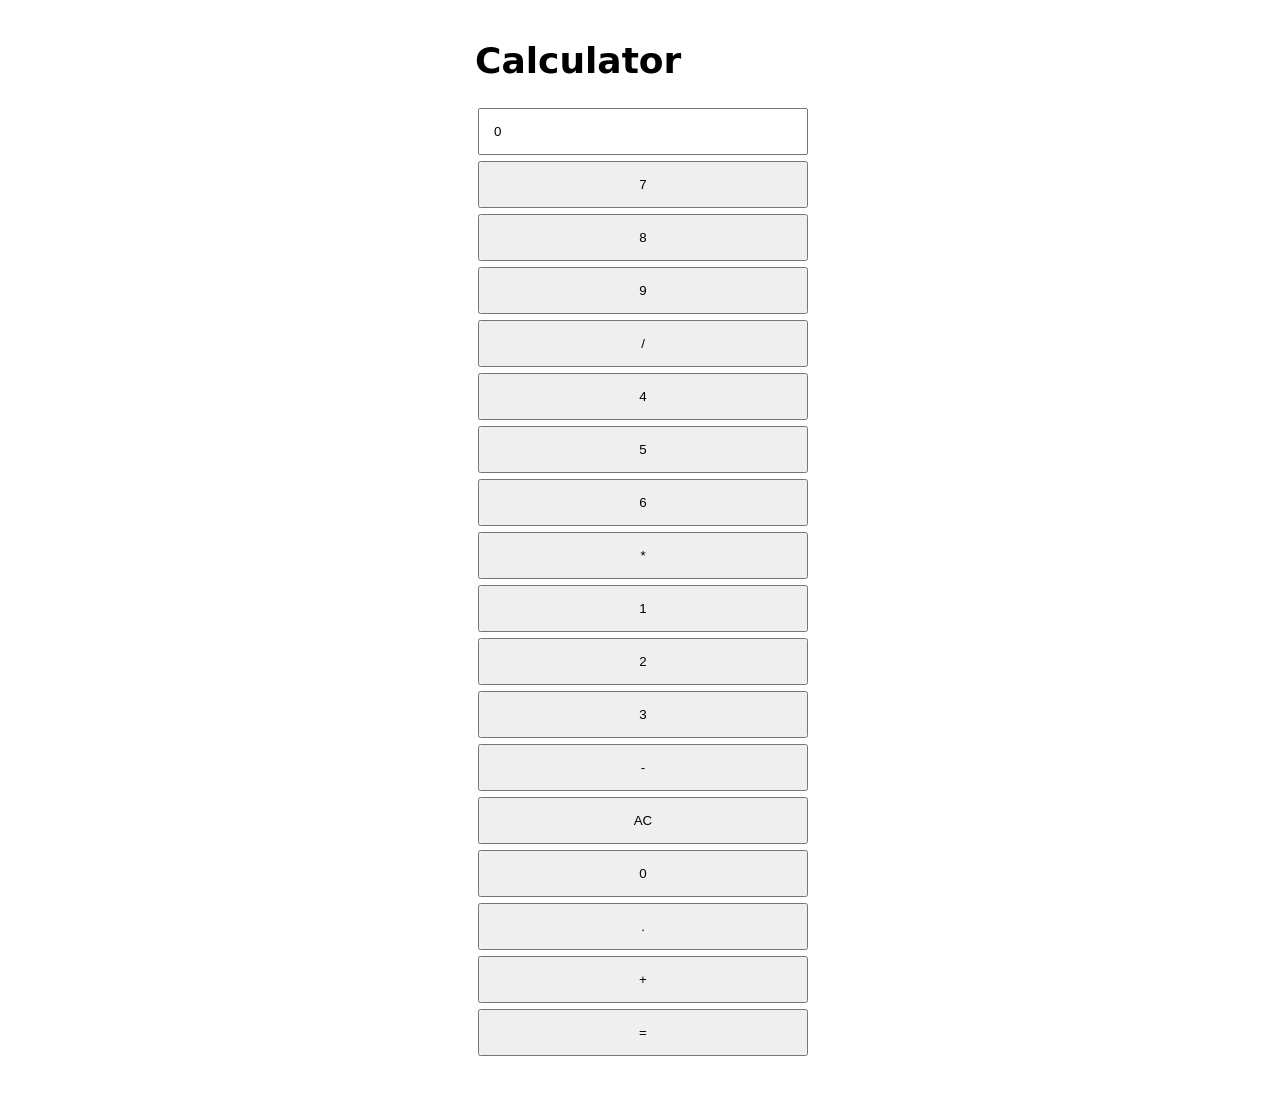
<file: 01-advanced-calculator/index.html>
<!doctype html><html lang="en"><meta charset="utf-8"><meta name="viewport" content="width=device-width,initial-scale=1"><title>Calculator</title><style>body{font:18px system-ui;max-width:330px;margin:40px auto}input,button{box-sizing:border-box;width:100%;padding:14px;margin:3px}</style><h1>Calculator</h1><input id="d" value="0" readonly><div id="k"></div><script>let d=document.querySelector("#d");["7","8","9","/","4","5","6","*","1","2","3","-","AC","0",".","+","="].forEach(v=>{let b=document.createElement("button");b.textContent=v;b.onclick=()=>{if(v==="AC")d.value="0";else if(v==="="){try{if(!/^[0-9+*/. -]+$/.test(d.value))throw 0;d.value=String(Function("return ("+d.value+")")())}catch{d.value="Error"}}else d.value=d.value==="0"?v:d.value+v};document.querySelector("#k").append(b)});</script></html>
</file>
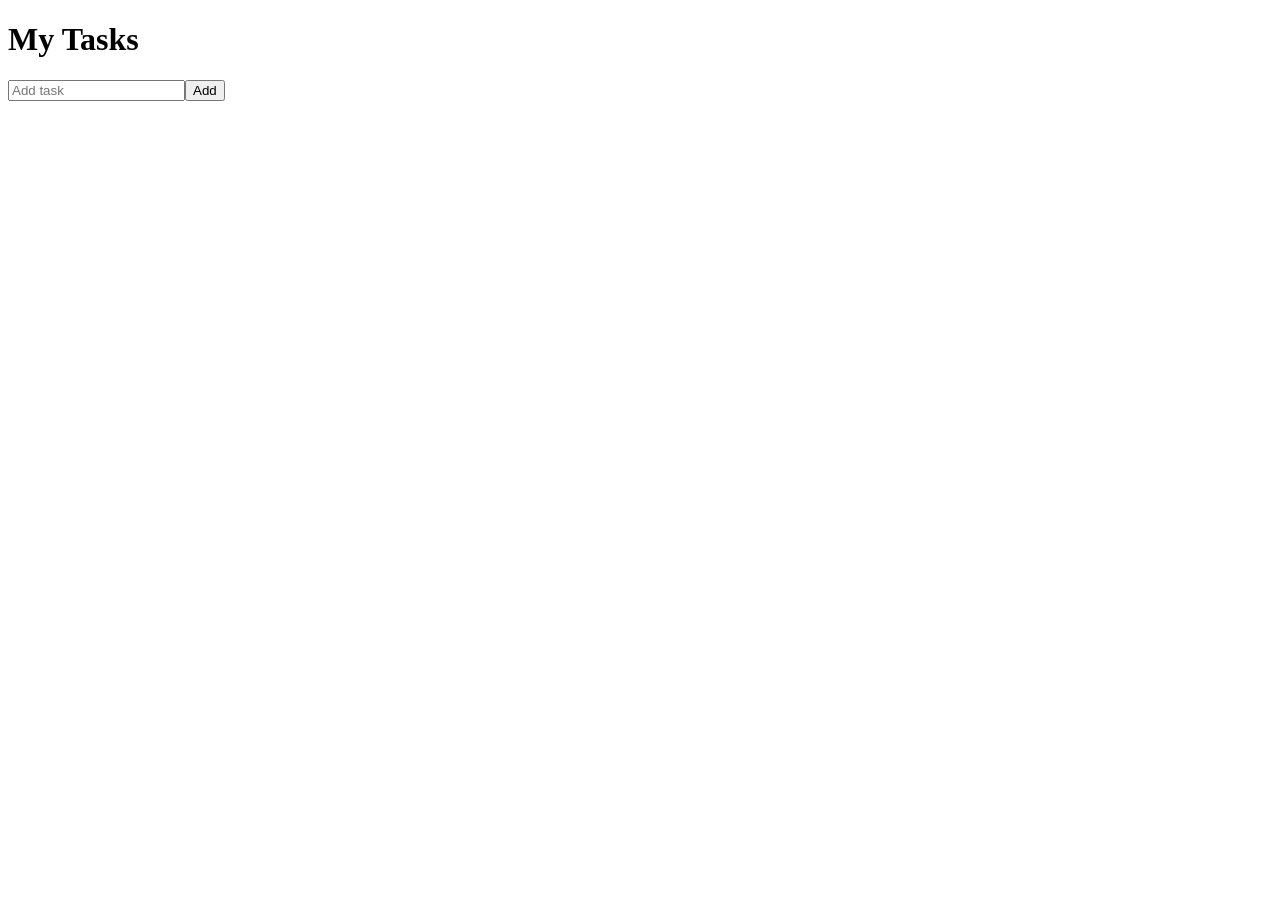
<file: 02-task-management-app/index.html>
<!doctype html><html lang="en"><meta charset="utf-8"><title>Task Manager</title><h1>My Tasks</h1><form id="f"><input id="t" required placeholder="Add task"><button>Add</button></form><ul id="l"></ul><script>let a=JSON.parse(localStorage.tasks||"[]");function draw(){l.replaceChildren();a.forEach((x,i)=>{let li=document.createElement("li"),c=document.createElement("input"),s=document.createElement("span"),b=document.createElement("button");c.type="checkbox";c.checked=x.done;c.onchange=()=>{a[i].done=c.checked;save()};s.textContent=x.text;b.textContent="Delete";b.onclick=()=>{a.splice(i,1);save()};li.append(c,s,b);l.append(li)})}function save(){localStorage.tasks=JSON.stringify(a);draw()}f.onsubmit=e=>{e.preventDefault();a.push({text:t.value,done:false});t.value="";save()};draw();</script></html>
</file>
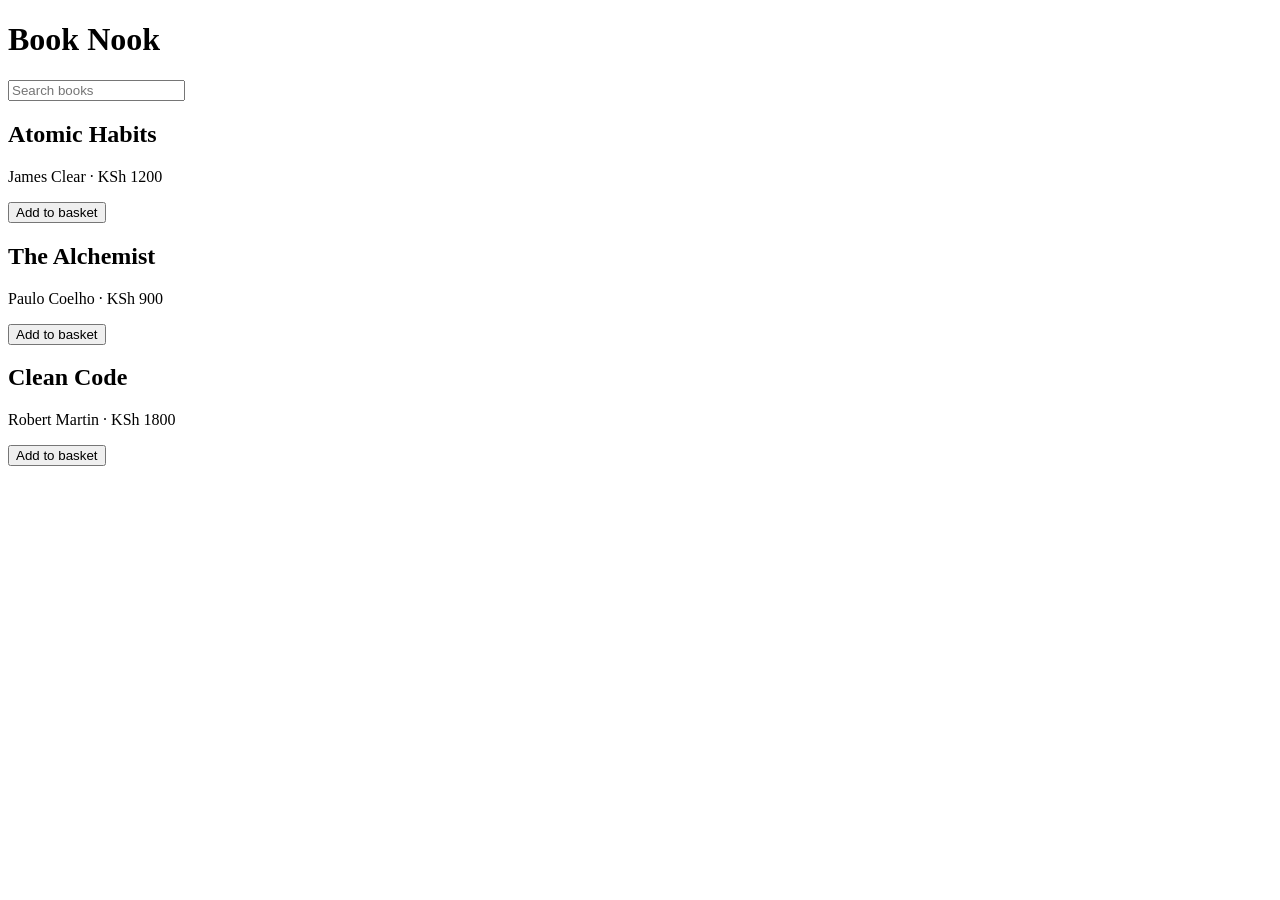
<file: 05-online-bookstore/index.html>
<!doctype html><html lang="en"><meta charset="utf-8"><title>Book Nook</title><h1>Book Nook</h1><input id="q" placeholder="Search books"><main id="books"></main><p id="status"></p><script>let data=[["Atomic Habits","James Clear",1200],["The Alchemist","Paulo Coelho",900],["Clean Code","Robert Martin",1800]];function draw(){books.replaceChildren();data.filter(x=>x.join(" ").toLowerCase().includes(q.value.toLowerCase())).forEach(x=>{let a=document.createElement("article"),h=document.createElement("h2"),p=document.createElement("p"),b=document.createElement("button");h.textContent=x[0];p.textContent=x[1]+" · KSh "+x[2];b.textContent="Add to basket";b.onclick=()=>status.textContent="Demo basket: "+x[0];a.append(h,p,b);books.append(a)})}q.oninput=draw;draw();</script></html>
</file>
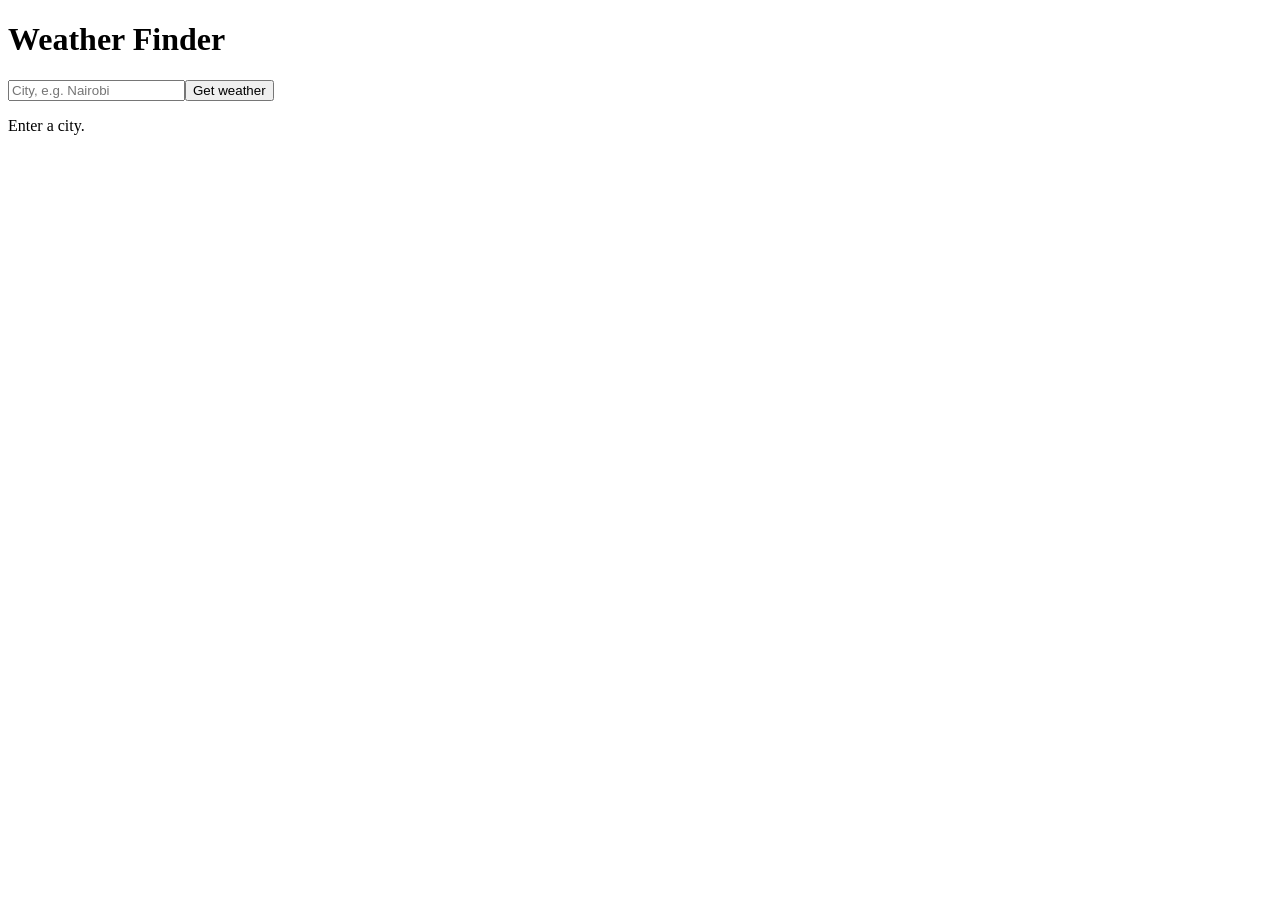
<file: 06-weather-forecast-app/index.html>
<!doctype html><html lang="en"><meta charset="utf-8"><title>Weather Finder</title><h1>Weather Finder</h1><form id="f"><input id="city" required placeholder="City, e.g. Nairobi"><button>Get weather</button></form><p id="out">Enter a city.</p><script>const API_KEY="YOUR_OPENWEATHER_API_KEY";f.onsubmit=async e=>{e.preventDefault();out.textContent="Loading…";try{if(API_KEY.startsWith("YOUR_"))throw Error("Add your OpenWeather API key in this file.");let r=await fetch("https://api.openweathermap.org/data/2.5/weather?q="+encodeURIComponent(city.value)+"&appid="+API_KEY+"&units=metric"),d=await r.json();if(!r.ok)throw Error(d.message);out.textContent=d.name+": "+Math.round(d.main.temp)+"°C, "+d.weather[0].description}catch(x){out.textContent=x.message}}</script></html>
</file>
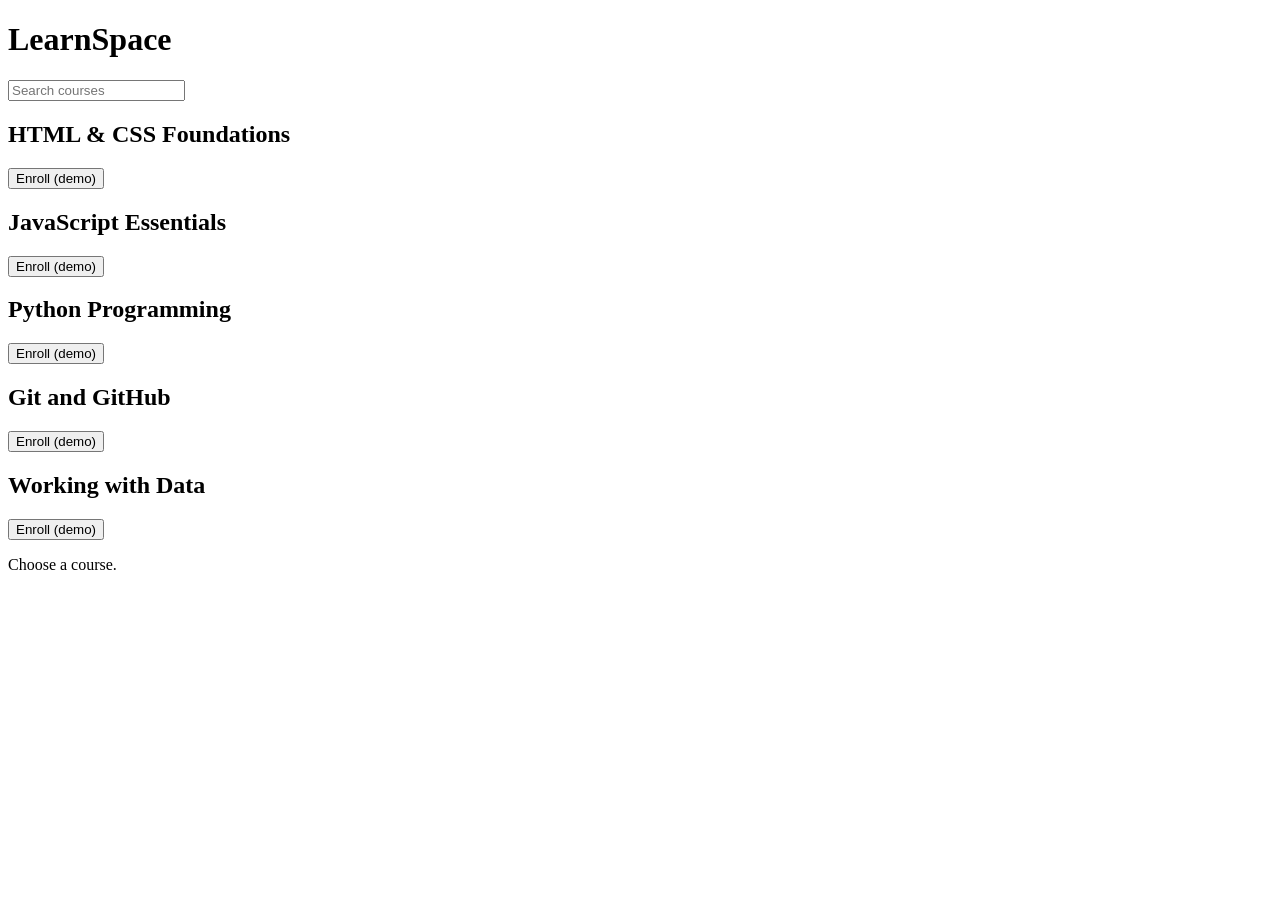
<file: 08-online-learning-platform/index.html>
<!doctype html><html lang="en"><meta charset="utf-8"><title>LearnSpace</title><h1>LearnSpace</h1><input id="q" placeholder="Search courses"><main id="courses"></main><p id="status">Choose a course.</p><script>let data=[["HTML & CSS Foundations","Beginner"],["JavaScript Essentials","Beginner"],["Python Programming","Beginner"],["Git and GitHub","Beginner"],["Working with Data","Intermediate"]],enrolled=new Set();function draw(){courses.replaceChildren();data.filter(x=>x.join(" ").toLowerCase().includes(q.value.toLowerCase())).forEach(x=>{let a=document.createElement("article"),h=document.createElement("h2"),b=document.createElement("button");h.textContent=x[0];b.textContent=enrolled.has(x[0])?"Enrolled":"Enroll (demo)";b.onclick=()=>{enrolled.add(x[0]);status.textContent="Demo enrolment: "+x[0];draw()};a.append(h,b);courses.append(a)})}q.oninput=draw;draw();</script></html>
</file>
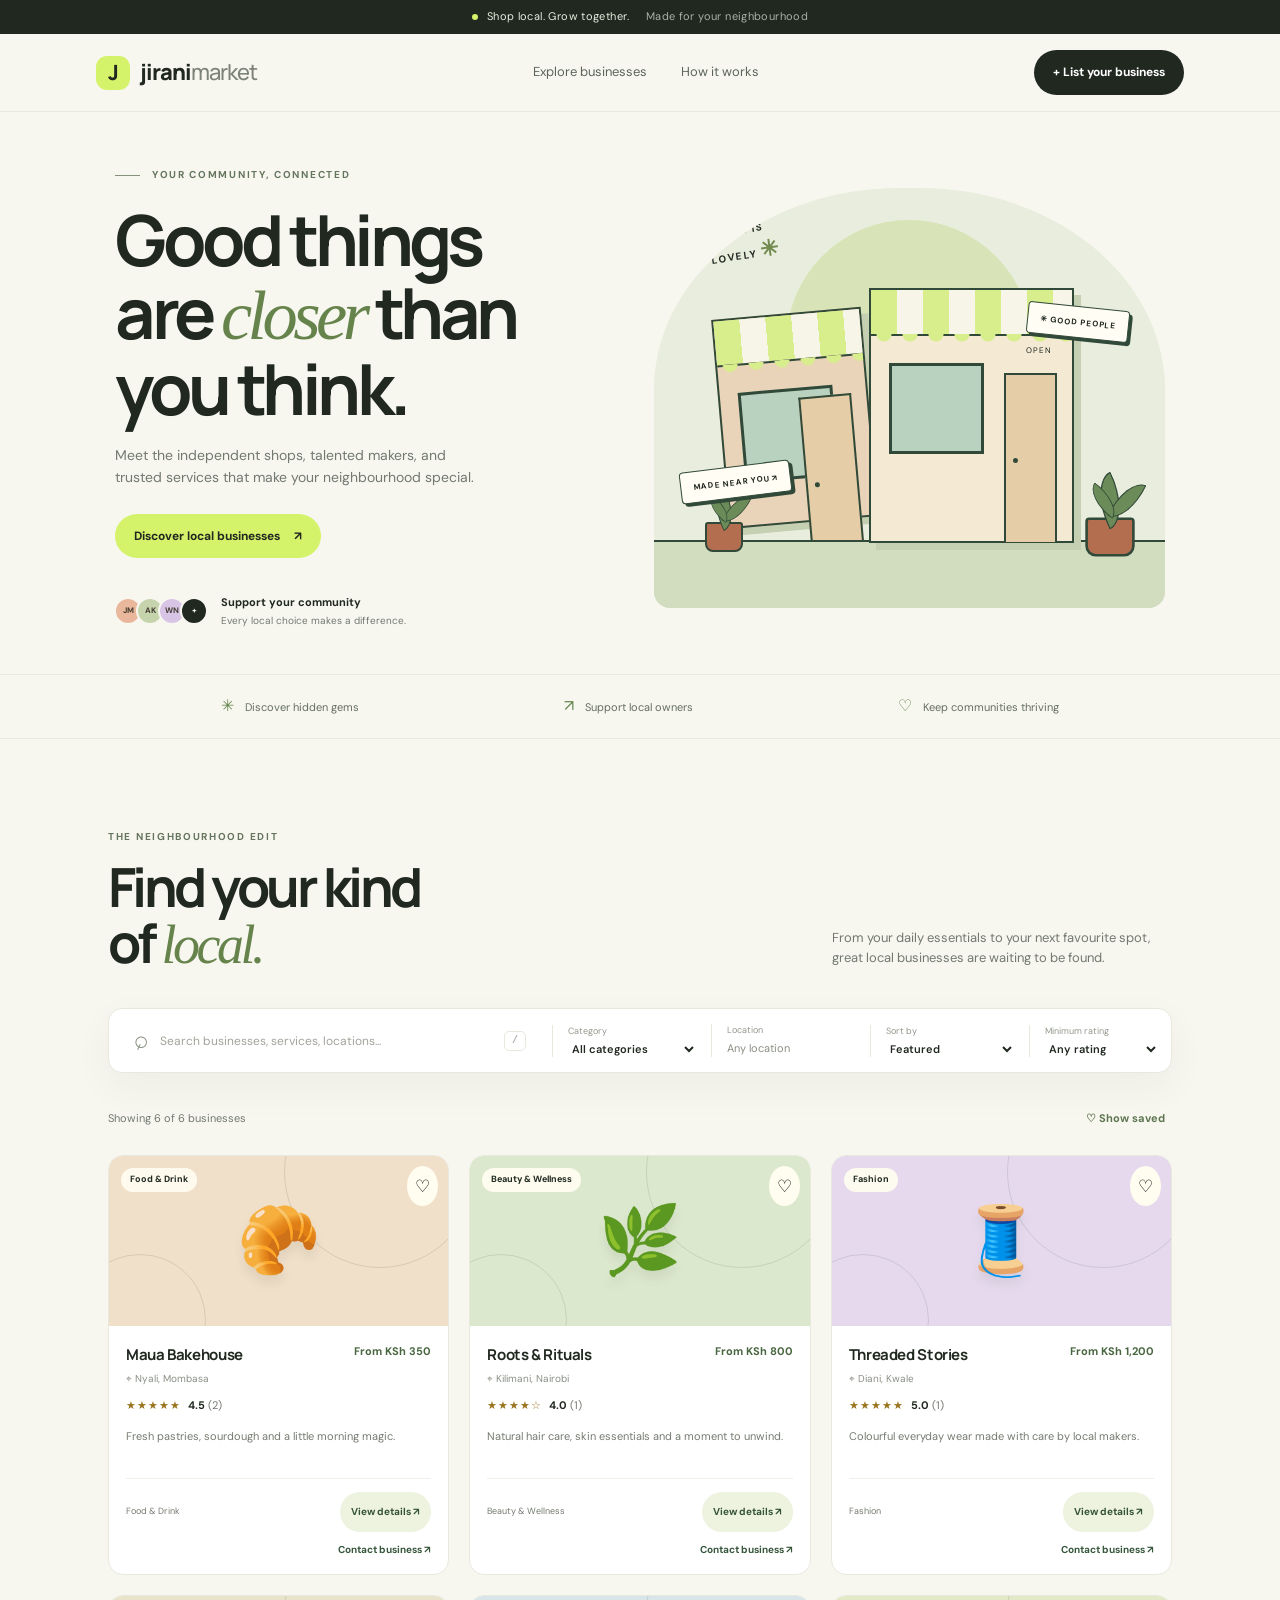
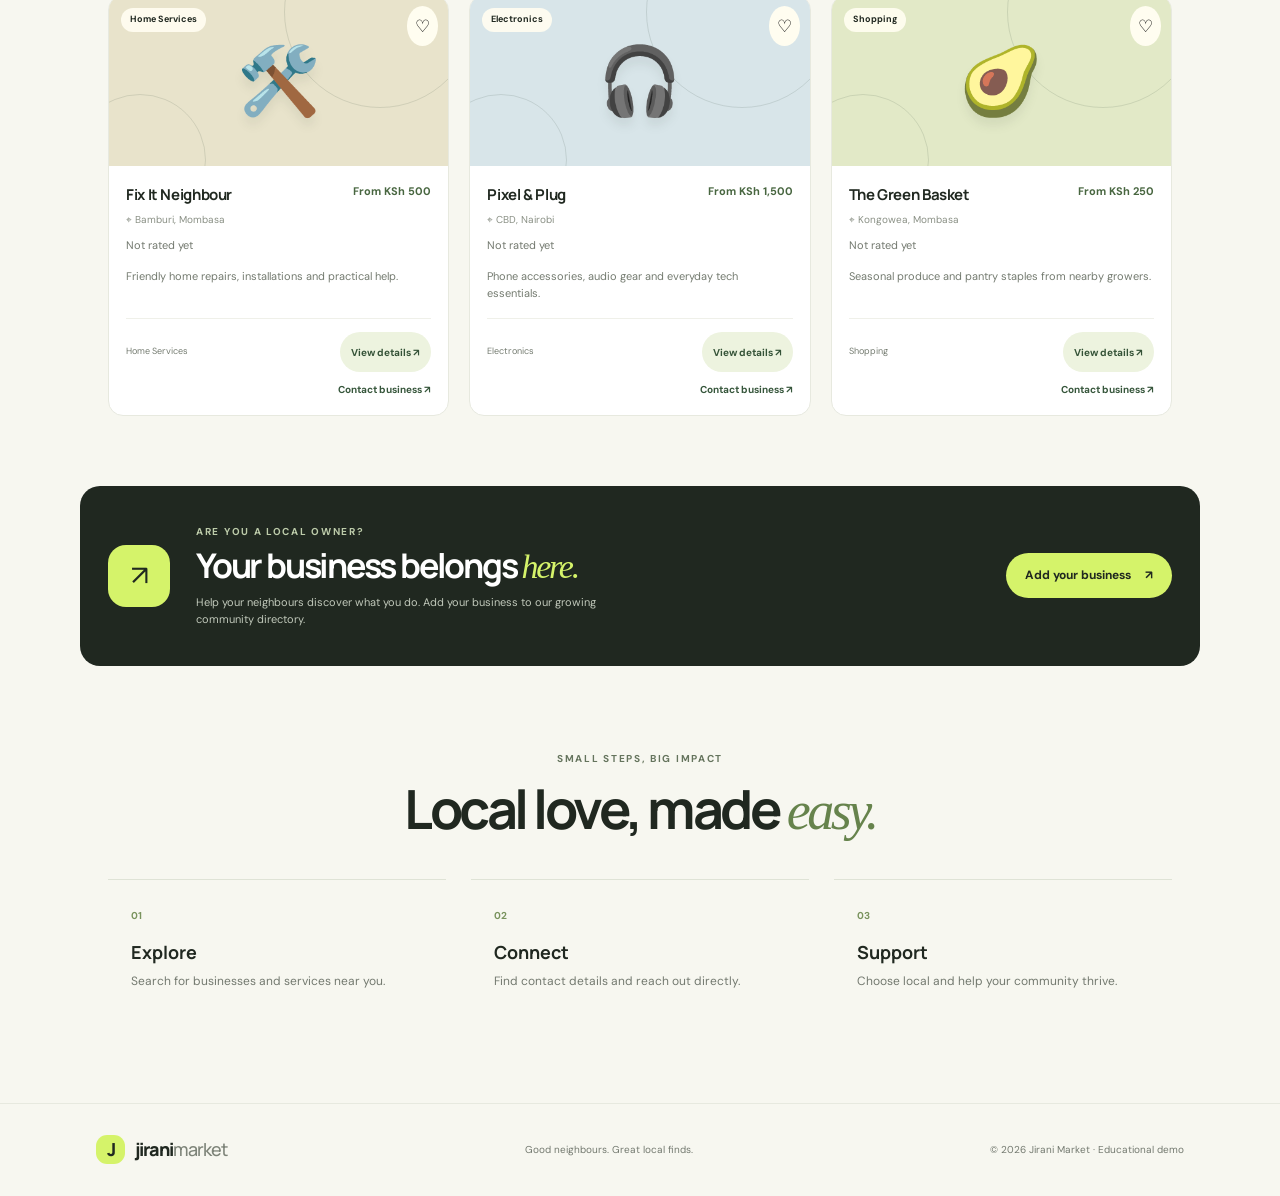
<file: 09-local-business-marketplace/index.html>
<!doctype html>
<html lang="en">
<head>
  <meta charset="utf-8">
  <meta name="viewport" content="width=device-width, initial-scale=1">
  <meta name="description" content="Discover shops and services around your community with Jirani Market.">
  <title>Jirani Market — Discover local businesses</title>
  <link rel="preconnect" href="https://fonts.googleapis.com">
  <link rel="preconnect" href="https://fonts.gstatic.com" crossorigin>
  <link href="https://fonts.googleapis.com/css2?family=DM+Sans:wght@400;500;600;700&family=Manrope:wght@500;600;700;800&display=swap" rel="stylesheet">
  <link rel="stylesheet" href="styles.css">
  <script src="app.js" defer></script>
</head>
<body>
  <div class="announcement"><span class="announcement-dot"></span> Shop local. Grow together. <span class="announcement-note">Made for your neighbourhood</span></div>
  <header class="site-header">
    <a class="brand" href="#" aria-label="Jirani Market home"><span class="brand-mark">J</span><span>jirani<span class="brand-light">market</span></span></a>
    <nav class="desktop-nav" aria-label="Main navigation"><a href="#discover">Explore businesses</a><a href="#how-it-works">How it works</a></nav>
    <button class="button button-dark header-cta" id="open-listing">+ List your business</button>
  </header>

  <main>
    <section class="hero">
      <div class="hero-copy">
        <div class="eyebrow"><span class="eyebrow-line"></span> YOUR COMMUNITY, CONNECTED</div>
        <h1>Good things<br>are <em>closer</em> than<br>you think.</h1>
        <p class="hero-description">Meet the independent shops, talented makers, and trusted services that make your neighbourhood special.</p>
        <a class="button button-lime" href="#discover">Discover local businesses <span aria-hidden="true">↗</span></a>
        <div class="hero-proof"><div class="avatar-stack"><span>JM</span><span>AK</span><span>WN</span><span>+</span></div><span><strong>Support your community</strong><br>Every local choice makes a difference.</span></div>
      </div>
      <div class="hero-art" aria-label="Illustration of local shopping bags and storefronts">
        <div class="art-sun"></div><div class="art-label">LOCAL IS<br>LOVELY <span>✳</span></div>
        <div class="shopfront shopfront-back"><div class="shop-awning"></div><div class="shop-window"></div><div class="shop-door"></div></div>
        <div class="shopfront shopfront-front"><div class="shop-awning"></div><div class="shop-window"></div><div class="shop-door"></div><div class="shop-sign">OPEN</div></div>
        <div class="plant plant-one"><i></i><i></i><i></i><b></b></div><div class="plant plant-two"><i></i><i></i><i></i><b></b></div>
        <div class="floating-tag tag-one">✳ GOOD PEOPLE</div><div class="floating-tag tag-two">MADE NEAR YOU ↗</div>
        <div class="ground"></div>
      </div>
    </section>

    <section class="trust-strip" aria-label="Marketplace values"><div><span>✳</span> Discover hidden gems</div><div><span>↗</span> Support local owners</div><div><span>♡</span> Keep communities thriving</div></section>

    <section class="discover section-wrap" id="discover">
      <div class="section-heading"><div><div class="eyebrow">THE NEIGHBOURHOOD EDIT</div><h2>Find your kind<br>of <em>local.</em></h2></div><p>From your daily essentials to your next favourite spot, great local businesses are waiting to be found.</p></div>
      <div class="search-panel">
        <label class="search-box"><span aria-hidden="true">⌕</span><input id="search-input" type="search" placeholder="Search businesses, services, locations..." autocomplete="off"><kbd>/</kbd></label>
        <label class="filter-label"><span>Category</span><select id="category-filter"><option value="all">All categories</option><option value="Food & Drink">Food &amp; Drink</option><option value="Fashion">Fashion</option><option value="Beauty & Wellness">Beauty &amp; Wellness</option><option value="Home Services">Home Services</option><option value="Electronics">Electronics</option><option value="Shopping">Shopping</option></select></label>
        <label class="filter-label location-filter"><span>Location</span><input id="location-filter" type="search" placeholder="Any location" aria-label="Filter businesses by location"></label>
        <label class="filter-label sort-filter"><span>Sort by</span><select id="sort-filter"><option value="featured">Featured</option><option value="name">Name A–Z</option><option value="price">Price: low to high</option><option value="rating">Highest rated</option></select></label>
        <label class="filter-label rating-filter"><span>Minimum rating</span><select id="rating-filter"><option value="0">Any rating</option><option value="3">3+ stars</option><option value="4">4+ stars</option><option value="4.5">4.5+ stars</option></select></label>
      </div>
      <div class="results-bar"><p id="results-count" aria-live="polite">Showing local favourites</p><button id="favorites-toggle" class="text-button" aria-pressed="false">♡ <span>Show saved</span></button></div>
      <div id="business-grid" class="business-grid" aria-live="polite"></div>
      <div id="empty-state" class="empty-state" hidden><span>⌕</span><h3>No businesses found</h3><p>Try another search or change your filters.</p><button class="button button-dark" id="reset-filters">Clear filters</button></div>
    </section>

    <section class="owner-banner section-wrap" id="how-it-works">
      <div class="owner-symbol">↗</div><div><div class="eyebrow">ARE YOU A LOCAL OWNER?</div><h2>Your business belongs <em>here.</em></h2><p>Help your neighbours discover what you do. Add your business to our growing community directory.</p></div><button class="button button-lime" id="open-listing-bottom">Add your business <span>↗</span></button>
    </section>
    <section class="how-section section-wrap"><div class="eyebrow">SMALL STEPS, BIG IMPACT</div><h2>Local love, made <em>easy.</em></h2><div class="steps"><article><span>01</span><h3>Explore</h3><p>Search for businesses and services near you.</p></article><article><span>02</span><h3>Connect</h3><p>Find contact details and reach out directly.</p></article><article><span>03</span><h3>Support</h3><p>Choose local and help your community thrive.</p></article></div></section>
  </main>

  <footer class="site-footer"><a class="brand" href="#"><span class="brand-mark">J</span><span>jirani<span class="brand-light">market</span></span></a><p>Good neighbours. Great local finds.</p><span>© <span id="year"></span> Jirani Market · Educational demo</span></footer>

  <dialog id="details-dialog" class="listing-dialog details-dialog" aria-labelledby="details-title"><div id="business-details" class="details-content"></div></dialog>

  <dialog id="listing-dialog" class="listing-dialog">
    <form id="listing-form" class="listing-form">
      <div class="dialog-top"><div><div class="eyebrow">JOIN THE NEIGHBOURHOOD</div><h2>List your <em>business.</em></h2></div><button type="button" class="icon-button" id="close-dialog" aria-label="Close form">×</button></div>
      <p class="form-intro">Share the basics so people can discover what you do. This demo saves the listing only in this browser.</p>
      <label>Business name<input name="name" required maxlength="70" placeholder="e.g. Amina's Fresh Bakes"></label>
      <div class="form-row"><label>Category<select name="category" required><option value="">Choose category</option><option>Food &amp; Drink</option><option>Fashion</option><option>Beauty &amp; Wellness</option><option>Home Services</option><option>Electronics</option><option>Shopping</option></select></label><label>Location<input name="location" required maxlength="70" placeholder="e.g. Mombasa"></label></div>
      <div class="form-row"><label>Typical price (KSh)<input name="price" type="number" min="0" step="1" placeholder="e.g. 500"></label><label>Phone / WhatsApp<input name="phone" type="tel" maxlength="20" placeholder="+254 7xx xxx xxx"></label></div>
      <label>Short description<textarea name="description" required maxlength="180" rows="3" placeholder="What makes your business special?"></textarea></label>
      <label>Emoji for your listing<input name="emoji" maxlength="4" placeholder="e.g. 🧁"></label>
      <p class="form-error" id="form-error" role="alert"></p>
      <div class="dialog-actions"><button type="button" class="button button-outline" id="cancel-dialog">Cancel</button><button type="submit" class="button button-dark">Save listing <span>↗</span></button></div>
    </form>
  </dialog>
  <div id="toast" class="toast" role="status" aria-live="polite"></div>
</body>
</html>
</file>
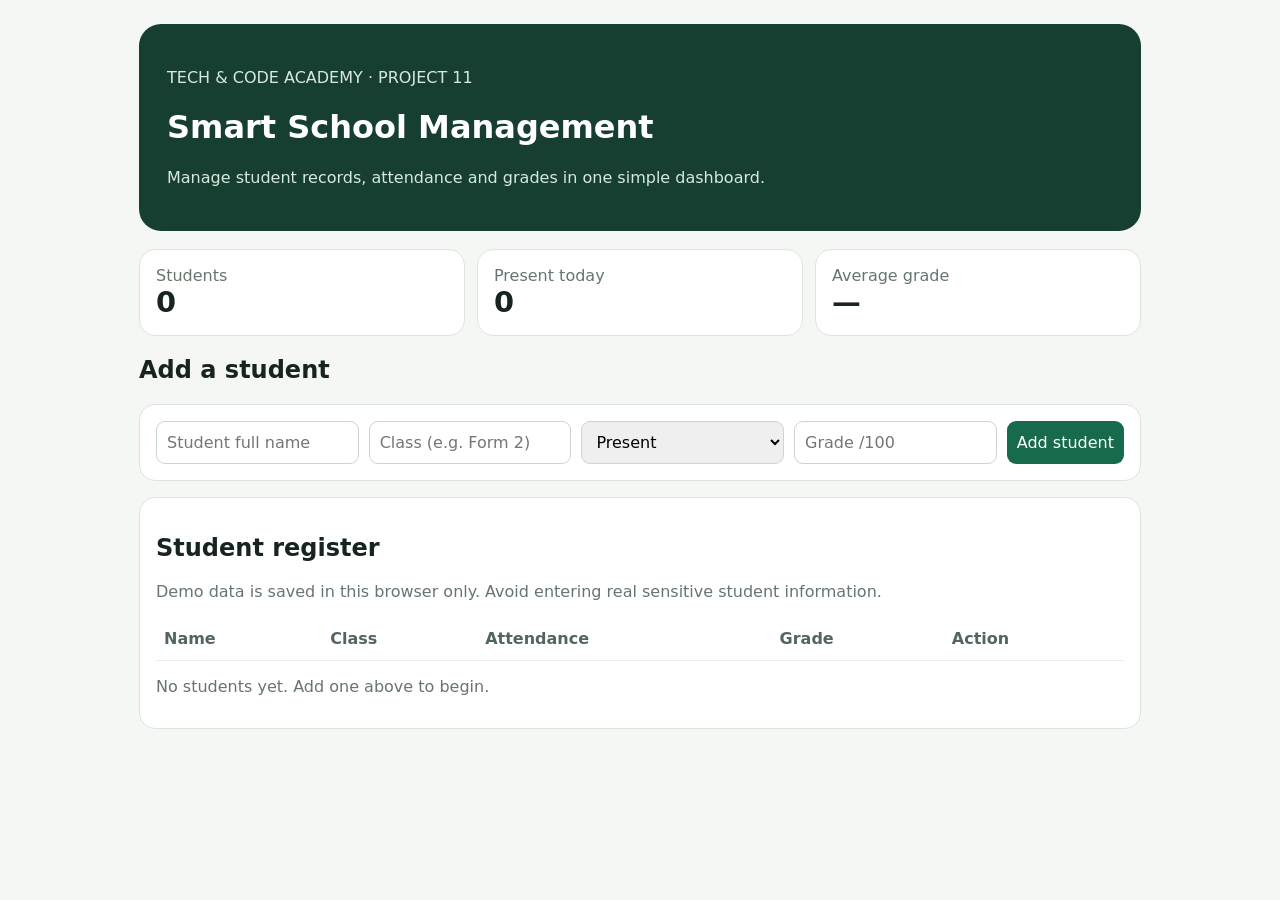
<file: 11-smart-school-management/index.html>
<!doctype html>
<html lang="en"><head><meta charset="utf-8"><meta name="viewport" content="width=device-width,initial-scale=1"><title>Smart School Management</title><style>
:root{font-family:system-ui,sans-serif;color:#18251e;background:#f4f7f3}*{box-sizing:border-box}body{margin:0}.wrap{max-width:1050px;margin:auto;padding:24px}.hero{background:#173f31;color:white;padding:28px;border-radius:22px}.hero p{color:#d7e9dc}.grid{display:grid;grid-template-columns:repeat(3,1fr);gap:12px;margin:18px 0}.card,form,.tablebox{background:white;border:1px solid #dce5dc;border-radius:16px;padding:16px}.stat{font-size:1.8rem;font-weight:750}form{display:flex;gap:10px;flex-wrap:wrap;margin:16px 0}input,select,button{font:inherit;padding:10px;border:1px solid #cbd7cc;border-radius:9px}input,select{flex:1;min-width:140px}button{cursor:pointer;background:#176b4c;color:white;border:0}button.delete{background:#a63838}table{width:100%;border-collapse:collapse}th,td{text-align:left;padding:12px 8px;border-bottom:1px solid #e8eee8}th{color:#53665a}.muted{color:#66766b}.badge{padding:4px 8px;border-radius:20px;background:#e1f4e8;font-size:.85rem}@media(max-width:650px){.wrap{padding:14px}.grid{grid-template-columns:1fr}table{font-size:.88rem}th,td{padding:9px 4px}}
</style></head><body><main class="wrap"><header class="hero"><p>TECH & CODE ACADEMY · PROJECT 11</p><h1>Smart School Management</h1><p>Manage student records, attendance and grades in one simple dashboard.</p></header><section class="grid"><div class="card"><div class="muted">Students</div><div class="stat" id="count">0</div></div><div class="card"><div class="muted">Present today</div><div class="stat" id="present">0</div></div><div class="card"><div class="muted">Average grade</div><div class="stat" id="average">—</div></div></section><h2>Add a student</h2><form id="student-form"><input name="name" placeholder="Student full name" required maxlength="80"><input name="className" placeholder="Class (e.g. Form 2)" required maxlength="30"><select name="attendance"><option>Present</option><option>Absent</option><option>Late</option></select><input name="grade" type="number" min="0" max="100" placeholder="Grade /100" required><button>Add student</button></form><section class="tablebox"><h2>Student register</h2><p class="muted">Demo data is saved in this browser only. Avoid entering real sensitive student information.</p><div style="overflow:auto"><table><thead><tr><th>Name</th><th>Class</th><th>Attendance</th><th>Grade</th><th>Action</th></tr></thead><tbody id="rows"></tbody></table></div><p id="empty" class="muted">No students yet. Add one above to begin.</p></section></main><script>
const key="tca-school-students-v1";let students=JSON.parse(localStorage.getItem(key)||"[]");const $=s=>document.querySelector(s);function save(){localStorage.setItem(key,JSON.stringify(students));render()}function render(){$("#rows").innerHTML=students.map((s,i)=>'<tr><td>'+esc(s.name)+'</td><td>'+esc(s.className)+'</td><td><span class="badge">'+esc(s.attendance)+'</span></td><td>'+s.grade+'%</td><td><button class="delete" data-remove="'+i+'">Remove</button></td></tr>').join("");$("#count").textContent=students.length;$("#present").textContent=students.filter(s=>s.attendance==="Present").length;$("#average").textContent=students.length?Math.round(students.reduce((a,s)=>a+s.grade,0)/students.length)+"%":"—";$("#empty").hidden=students.length>0}function esc(s){return String(s).replace(/[&<>"']/g,c=>({"&":"&amp;","<":"&lt;",">":"&gt;",'"':"&quot;","'":"&#39;"}[c]))}$("#student-form").addEventListener("submit",e=>{e.preventDefault();const f=new FormData(e.currentTarget);students.push({name:f.get("name").trim(),className:f.get("className").trim(),attendance:f.get("attendance"),grade:Number(f.get("grade"))});e.currentTarget.reset();save()});$("#rows").addEventListener("click",e=>{const i=e.target.dataset.remove;if(i!==undefined){students.splice(Number(i),1);save()}});render();
</script></body></html>
</file>
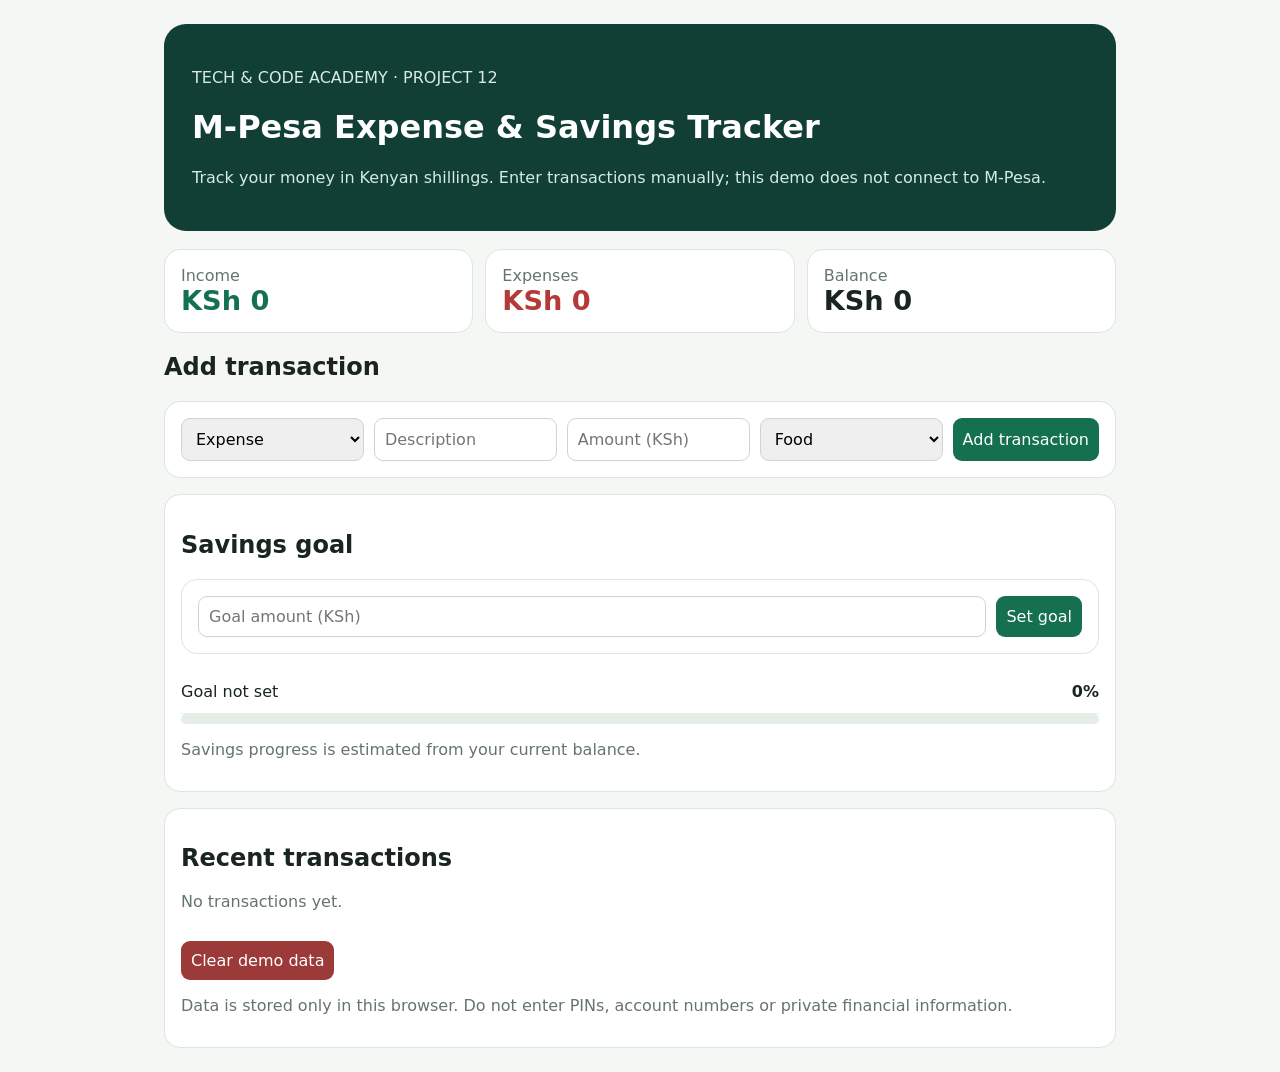
<file: 12-mpesa-expense-savings-tracker/index.html>
<!doctype html>
<html lang="en"><head><meta charset="utf-8"><meta name="viewport" content="width=device-width,initial-scale=1"><title>M-Pesa Expense & Savings Tracker</title><style>
:root{font-family:system-ui,sans-serif;color:#19251e;background:#f4f7f4}*{box-sizing:border-box}body{margin:0}.wrap{max-width:1000px;margin:auto;padding:24px}.hero{background:#123f35;color:white;padding:28px;border-radius:22px}.hero p{color:#d6ebe1}.cards{display:grid;grid-template-columns:repeat(3,1fr);gap:12px;margin:18px 0}.card,form,.list{background:white;border:1px solid #dce5de;border-radius:16px;padding:16px}.amount{font-size:1.7rem;font-weight:750}.muted{color:#65756b}form{display:flex;gap:10px;flex-wrap:wrap;margin:16px 0}input,select,button{font:inherit;padding:10px;border:1px solid #cbd7ce;border-radius:9px}input,select{flex:1;min-width:130px}button{background:#14704f;color:white;border:0;cursor:pointer}.row{display:flex;justify-content:space-between;gap:10px;align-items:center;padding:12px 0;border-bottom:1px solid #e7eee8}.pill{font-size:.8rem;border-radius:20px;padding:4px 8px;background:#e1f4e8}.out{color:#b33a37}.in{color:#14704f}.progress{height:10px;background:#e6ece6;border-radius:20px;overflow:hidden}.progress span{display:block;height:100%;background:#17835c;width:0}@media(max-width:650px){.wrap{padding:14px}.cards{grid-template-columns:1fr}}
</style></head><body><main class="wrap"><header class="hero"><p>TECH & CODE ACADEMY · PROJECT 12</p><h1>M-Pesa Expense & Savings Tracker</h1><p>Track your money in Kenyan shillings. Enter transactions manually; this demo does not connect to M-Pesa.</p></header><section class="cards"><div class="card"><div class="muted">Income</div><div class="amount in" id="income">KSh 0</div></div><div class="card"><div class="muted">Expenses</div><div class="amount out" id="expenses">KSh 0</div></div><div class="card"><div class="muted">Balance</div><div class="amount" id="balance">KSh 0</div></div></section><h2>Add transaction</h2><form id="tx-form"><select name="type"><option value="expense">Expense</option><option value="income">Income</option></select><input name="title" placeholder="Description" maxlength="80" required><input name="amount" type="number" min="1" max="100000000" step="1" placeholder="Amount (KSh)" required><select name="category"><option>Food</option><option>Transport</option><option>Rent</option><option>Utilities</option><option>School</option><option>Salary</option><option>Business</option><option>Savings</option><option>Other</option></select><button>Add transaction</button></form><section class="card"><h2>Savings goal</h2><form id="goal-form"><input name="goal" type="number" min="1" max="100000000" placeholder="Goal amount (KSh)" required><button>Set goal</button></form><div class="row"><span id="goal-label">Goal not set</span><strong id="goal-percent">0%</strong></div><div class="progress"><span id="progress"></span></div><p class="muted">Savings progress is estimated from your current balance.</p></section><section class="list" style="margin-top:16px"><h2>Recent transactions</h2><div id="transactions"></div><button id="clear" type="button" style="background:#9c3939;margin-top:14px">Clear demo data</button><p class="muted">Data is stored only in this browser. Do not enter PINs, account numbers or private financial information.</p></section></main><script>
const key="tca-budget-transactions-v1",gkey="tca-budget-goal-v1";let tx=JSON.parse(localStorage.getItem(key)||"[]"),goal=Number(localStorage.getItem(gkey)||0);const $=s=>document.querySelector(s),money=n=>"KSh "+Math.round(n).toLocaleString("en-KE");function render(){let income=tx.filter(t=>t.type==="income").reduce((a,t)=>a+t.amount,0),expenses=tx.filter(t=>t.type==="expense").reduce((a,t)=>a+t.amount,0),balance=income-expenses;$("#income").textContent=money(income);$("#expenses").textContent=money(expenses);$("#balance").textContent=money(balance);$("#transactions").innerHTML=tx.slice().reverse().map(t=>'<div class="row"><div><strong>'+esc(t.title)+'</strong><div class="muted">'+esc(t.category)+' · '+esc(t.date)+'</div></div><strong class="'+(t.type==="income"?"in":"out")+'">'+(t.type==="income"?"+":"−")+money(t.amount)+'</strong></div>').join("")||'<p class="muted">No transactions yet.</p>';$("#goal-label").textContent=goal?money(Math.max(0,balance))+" saved of "+money(goal):"Goal not set";const p=goal?Math.min(100,Math.max(0,balance)/goal*100):0;$("#goal-percent").textContent=Math.round(p)+"%";$("#progress").style.width=p+"%"}function esc(s){return String(s).replace(/[&<>"']/g,c=>({"&":"&amp;","<":"&lt;",">":"&gt;",'"':"&quot;","'":"&#39;"}[c]))}$("#tx-form").addEventListener("submit",e=>{e.preventDefault();const f=new FormData(e.currentTarget);tx.push({type:f.get("type"),title:f.get("title").trim(),amount:Number(f.get("amount")),category:f.get("category"),date:new Date().toLocaleDateString()});localStorage.setItem(key,JSON.stringify(tx));e.currentTarget.reset();render()});$("#goal-form").addEventListener("submit",e=>{e.preventDefault();goal=Number(new FormData(e.currentTarget).get("goal"));localStorage.setItem(gkey,String(goal));render()});$("#clear").addEventListener("click",()=>{if(confirm("Clear all locally saved demo transactions and goal?")){tx=[];goal=0;localStorage.removeItem(key);localStorage.removeItem(gkey);render()}});render();
</script></body></html>
</file>
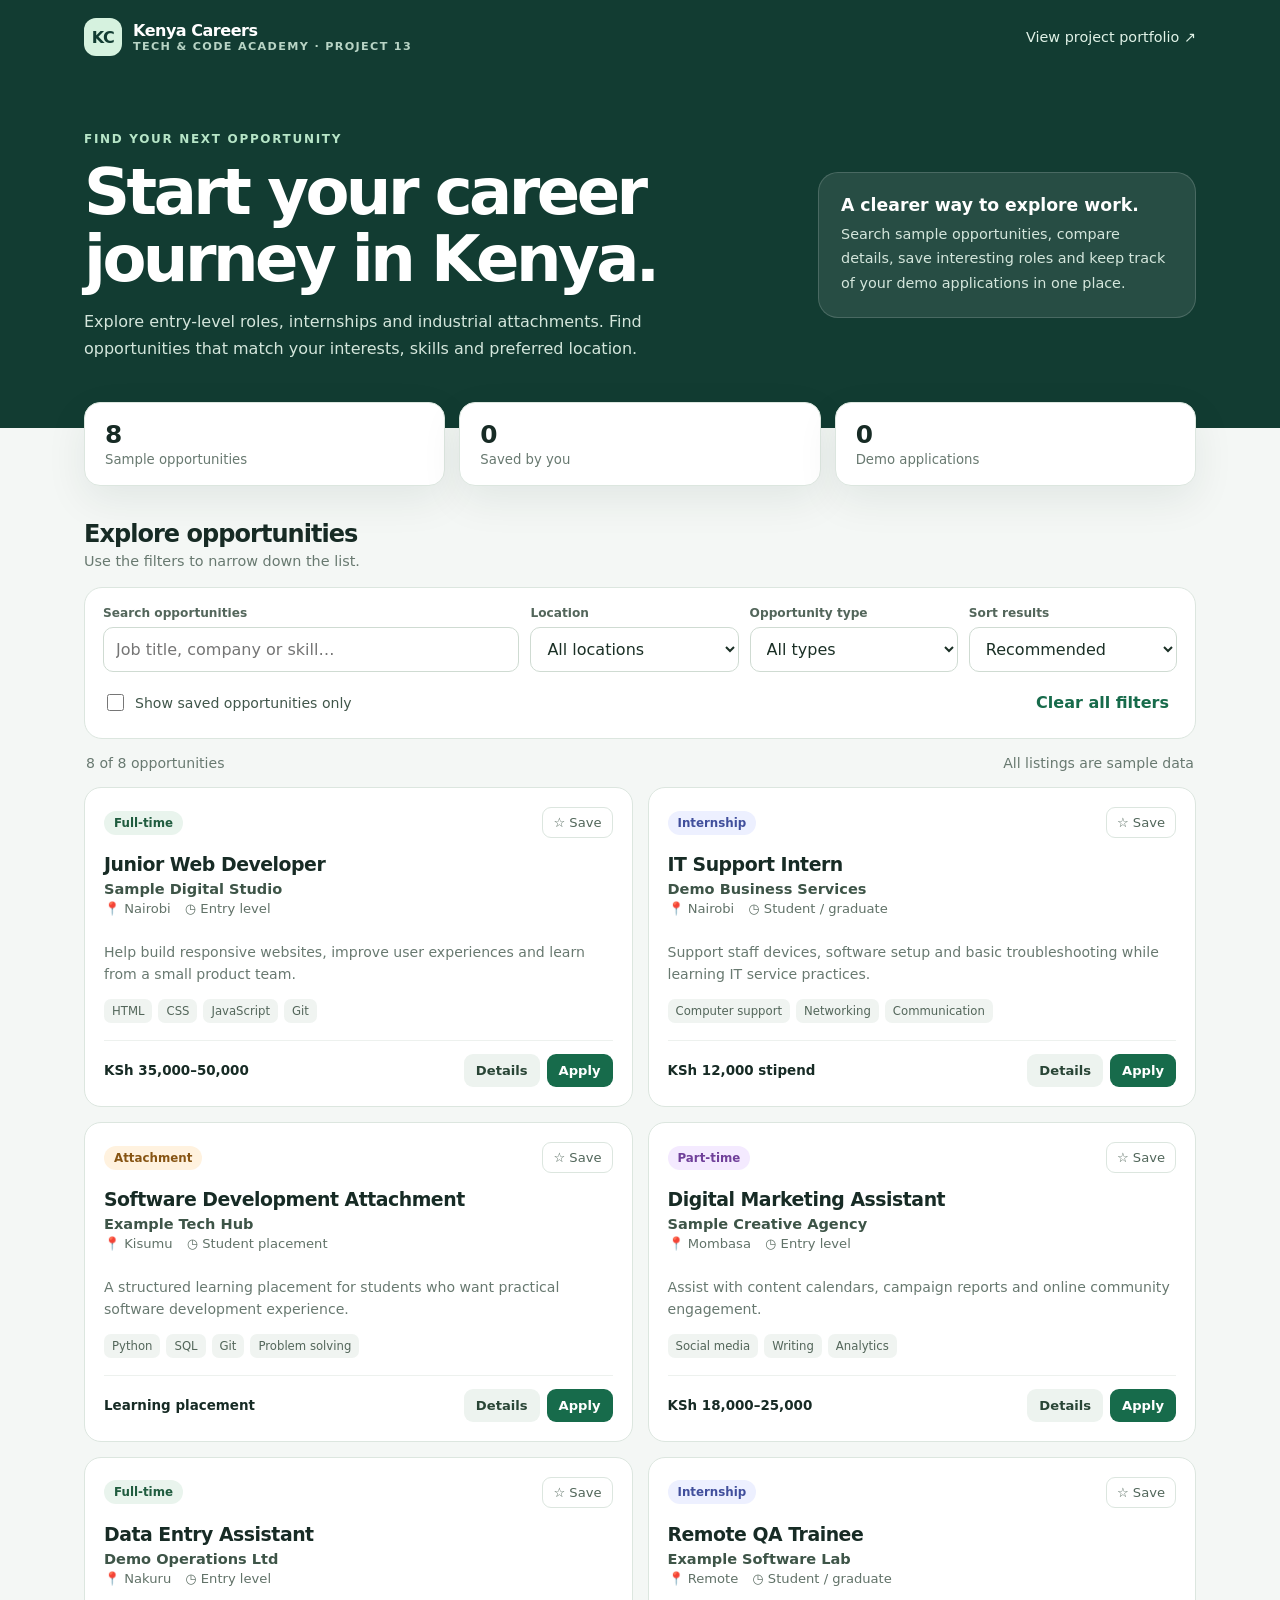
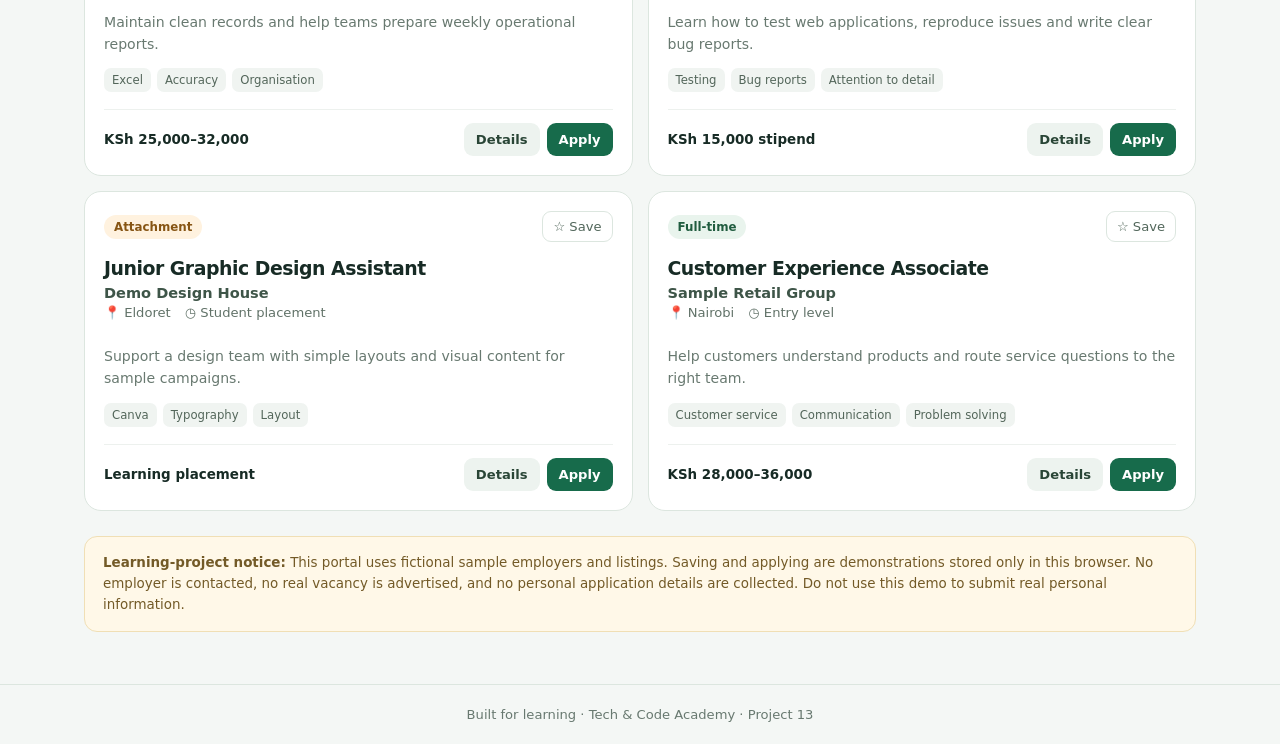
<file: 13-kenya-jobs-attachment-portal/index.html>
<!doctype html>
<html lang="en">
<head>
  <meta charset="utf-8">
  <meta name="viewport" content="width=device-width, initial-scale=1">
  <meta name="theme-color" content="#123c32">
  <meta name="description" content="Explore fictional sample jobs, internships and industrial attachments across Kenya.">
  <title>Kenya Careers | Jobs & Attachment Portal</title>
  <style>
    :root{font-family:Inter,ui-sans-serif,system-ui,-apple-system,BlinkMacSystemFont,"Segoe UI",sans-serif;color:#172b25;background:#f4f7f5;font-synthesis:none;text-rendering:optimizeLegibility;--green:#176b4b;--deep:#123c32;--muted:#687970;--line:#dce6df;--white:#fff;--soft:#e9f4ed;--shadow:0 14px 40px rgba(19,54,40,.08)}
    *{box-sizing:border-box}body{margin:0;min-width:320px}button,input,select{font:inherit}button{cursor:pointer}.site-header{background:var(--deep);color:#fff}.topbar{max-width:1160px;margin:auto;padding:18px 24px;display:flex;align-items:center;justify-content:space-between;gap:16px}.brand{display:flex;align-items:center;gap:11px;font-weight:800;letter-spacing:-.03em}.brand-mark{width:38px;height:38px;border-radius:12px;background:#d6f2df;color:var(--deep);display:grid;place-items:center;font-weight:900}.brand small{display:block;color:#b8d4c5;font-size:.7rem;letter-spacing:.12em;text-transform:uppercase}.top-link{color:#e0f2e7;text-decoration:none;font-size:.9rem}.hero{max-width:1160px;margin:auto;padding:54px 24px 66px;display:grid;grid-template-columns:1.3fr .7fr;gap:32px;align-items:center}.eyebrow{color:#b6e5c7;text-transform:uppercase;letter-spacing:.14em;font-size:.75rem;font-weight:800}.hero h1{font-size:clamp(2.25rem,5vw,4.1rem);line-height:1.04;letter-spacing:-.055em;margin:12px 0 16px;max-width:720px}.hero p{color:#d4e6dc;line-height:1.7;max-width:650px;margin:0}.hero-note{background:rgba(255,255,255,.09);border:1px solid rgba(255,255,255,.16);border-radius:20px;padding:22px}.hero-note strong{display:block;font-size:1.08rem;margin-bottom:7px}.hero-note p{font-size:.9rem}.wrap{max-width:1160px;margin:auto;padding:0 24px 52px}.stats{display:grid;grid-template-columns:repeat(3,1fr);gap:14px;margin-top:-26px;position:relative}.stat{background:#fff;border:1px solid var(--line);border-radius:16px;padding:17px 20px;box-shadow:var(--shadow)}.stat strong{display:block;font-size:1.55rem;letter-spacing:-.04em}.stat span{font-size:.83rem;color:var(--muted)}.section-head{display:flex;justify-content:space-between;align-items:end;gap:18px;margin:34px 0 16px}.section-head h2{margin:0;font-size:1.5rem;letter-spacing:-.04em}.section-head p{margin:5px 0 0;color:var(--muted);font-size:.9rem}.filter-panel{background:#fff;border:1px solid var(--line);border-radius:18px;padding:18px;margin:18px 0 14px}.filter-grid{display:grid;grid-template-columns:2fr 1fr 1fr 1fr;gap:11px}.field label{display:block;font-size:.76rem;font-weight:750;color:#53665b;margin:0 0 7px}.field input,.field select{width:100%;min-height:45px;border:1px solid #cfdbd2;border-radius:10px;padding:10px 12px;background:#fff;color:#1b3026;outline:none}.field input:focus,.field select:focus,button:focus-visible{outline:3px solid #a8dfbb;outline-offset:2px}.filter-bottom{display:flex;justify-content:space-between;align-items:center;gap:12px;margin-top:13px;flex-wrap:wrap}.check-label{display:flex;align-items:center;gap:8px;font-size:.88rem;color:#40564a}.check-label input{accent-color:var(--green);width:17px;height:17px}.text-button{border:0;background:transparent;color:var(--green);font-weight:750;padding:8px}.result-line{display:flex;justify-content:space-between;align-items:center;gap:12px;color:var(--muted);font-size:.88rem;margin:16px 2px}.jobs{display:grid;grid-template-columns:repeat(2,minmax(0,1fr));gap:15px}.job{background:#fff;border:1px solid var(--line);border-radius:17px;padding:19px;display:flex;flex-direction:column;min-width:0;transition:transform .18s,border-color .18s,box-shadow .18s}.job:hover{transform:translateY(-2px);border-color:#b8d3c1;box-shadow:var(--shadow)}.job-top{display:flex;justify-content:space-between;align-items:center;gap:10px}.pill{display:inline-flex;align-items:center;border-radius:999px;padding:5px 10px;font-size:.74rem;font-weight:800;background:var(--soft);color:#205c3f}.pill.internship{background:#edf0ff;color:#414f9c}.pill.attachment{background:#fff2df;color:#875514}.pill.part-time{background:#f4eaff;color:#70409a}.save-button{border:1px solid var(--line);background:#fff;border-radius:9px;padding:7px 10px;color:#52675b;font-size:.82rem}.save-button[aria-pressed=true]{background:#fff7df;border-color:#ecd28a;color:#785b13}.job h3{font-size:1.18rem;letter-spacing:-.025em;margin:15px 0 5px}.company{font-weight:700;color:#3e5548;font-size:.91rem}.job-desc{color:var(--muted);line-height:1.55;font-size:.88rem;margin:13px 0}.meta{display:flex;gap:8px 14px;flex-wrap:wrap;color:#617268;font-size:.82rem;margin:4px 0 13px}.skills{display:flex;gap:6px;flex-wrap:wrap;margin:0 0 17px}.skill{background:#f0f4f1;border-radius:7px;padding:5px 8px;font-size:.73rem;color:#53665a}.job-footer{display:flex;align-items:center;justify-content:space-between;gap:9px;margin-top:auto;padding-top:13px;border-top:1px solid #edf1ee}.pay{font-weight:800;font-size:.84rem}.actions{display:flex;gap:7px}.btn{border:0;border-radius:9px;padding:9px 12px;font-weight:750;font-size:.82rem}.btn-primary{background:var(--green);color:#fff}.btn-primary:hover{background:#10583c}.btn-secondary{background:#edf3ef;color:#294536}.btn:disabled{opacity:.55;cursor:not-allowed}.empty{grid-column:1/-1;background:#fff;border:1px dashed #c9d8ce;border-radius:16px;text-align:center;padding:38px 18px;color:var(--muted)}.empty strong{display:block;color:#294536;font-size:1.05rem;margin-bottom:5px}.notice{margin:25px 0 0;padding:16px 18px;border-radius:13px;background:#fff8e8;border:1px solid #f0dfb5;color:#735a27;font-size:.84rem;line-height:1.55}.footer{border-top:1px solid var(--line);padding:22px 24px;color:var(--muted);font-size:.82rem;text-align:center}.modal-backdrop{position:fixed;inset:0;background:rgba(10,27,19,.58);display:none;align-items:center;justify-content:center;padding:18px;z-index:20}.modal-backdrop.open{display:flex}.modal{width:min(100%,520px);max-height:min(85vh,700px);overflow:auto;background:#fff;border-radius:19px;padding:23px;box-shadow:0 24px 80px rgba(0,0,0,.25)}.modal-head{display:flex;justify-content:space-between;align-items:start;gap:14px}.modal h2{margin:0 0 7px;font-size:1.35rem}.modal-close{border:0;background:#eef3ef;border-radius:9px;width:35px;height:35px;font-size:1.2rem}.modal-body{color:#52665a;line-height:1.65;font-size:.92rem}.modal-actions{display:flex;justify-content:flex-end;gap:8px;margin-top:18px}.toast{position:fixed;left:50%;bottom:22px;transform:translate(-50%,20px);opacity:0;pointer-events:none;background:#173f31;color:#fff;padding:12px 17px;border-radius:11px;box-shadow:var(--shadow);transition:.2s;z-index:30;font-size:.88rem;max-width:calc(100% - 30px);text-align:center}.toast.show{opacity:1;transform:translate(-50%,0)}.sr-only{position:absolute;width:1px;height:1px;padding:0;margin:-1px;overflow:hidden;clip:rect(0,0,0,0);white-space:nowrap;border:0}
    @media(max-width:820px){.hero{grid-template-columns:1fr;padding-top:40px;padding-bottom:54px}.hero-note{max-width:560px}.filter-grid{grid-template-columns:repeat(2,minmax(0,1fr))}}
    @media(max-width:600px){.topbar{padding:14px 16px}.top-link{font-size:.8rem}.hero{padding:34px 17px 52px}.wrap{padding:0 15px 38px}.stats{gap:8px}.stat{padding:13px 11px;border-radius:13px}.stat strong{font-size:1.2rem}.stat span{font-size:.72rem}.section-head{align-items:start;flex-direction:column;margin-top:28px}.filter-panel{padding:13px}.filter-grid{grid-template-columns:1fr;gap:10px}.jobs{grid-template-columns:1fr}.job{padding:16px}.result-line{align-items:start;flex-direction:column}.job-footer{align-items:start;flex-direction:column}.actions{width:100%}.actions .btn{flex:1}.hero h1{font-size:2.45rem}}
    @media(prefers-reduced-motion:reduce){*,*::before,*::after{scroll-behavior:auto!important;transition:none!important}}
  </style>
</head>
<body>
  <header class="site-header">
    <nav class="topbar" aria-label="Main navigation">
      <div class="brand"><span class="brand-mark" aria-hidden="true">KC</span><span>Kenya Careers<small>Tech & Code Academy · Project 13</small></span></div>
      <a class="top-link" href="../../README.md">View project portfolio ↗</a>
    </nav>
    <section class="hero">
      <div><span class="eyebrow">Find your next opportunity</span><h1>Start your career journey in Kenya.</h1><p>Explore entry-level roles, internships and industrial attachments. Find opportunities that match your interests, skills and preferred location.</p></div>
      <aside class="hero-note"><strong>A clearer way to explore work.</strong><p>Search sample opportunities, compare details, save interesting roles and keep track of your demo applications in one place.</p></aside>
    </section>
  </header>
  <main class="wrap">
    <section class="stats" aria-label="Portal summary">
      <div class="stat"><strong id="total-count">0</strong><span>Sample opportunities</span></div>
      <div class="stat"><strong id="saved-count">0</strong><span>Saved by you</span></div>
      <div class="stat"><strong id="applied-count">0</strong><span>Demo applications</span></div>
    </section>
    <section aria-labelledby="opportunities-title">
      <div class="section-head"><div><h2 id="opportunities-title">Explore opportunities</h2><p>Use the filters to narrow down the list.</p></div></div>
      <div class="filter-panel">
        <div class="filter-grid">
          <div class="field"><label for="search">Search opportunities</label><input id="search" type="search" placeholder="Job title, company or skill…" autocomplete="off"></div>
          <div class="field"><label for="location">Location</label><select id="location"><option value="">All locations</option><option>Nairobi</option><option>Mombasa</option><option>Kisumu</option><option>Nakuru</option><option>Eldoret</option><option>Remote</option></select></div>
          <div class="field"><label for="type">Opportunity type</label><select id="type"><option value="">All types</option><option>Full-time</option><option>Internship</option><option>Attachment</option><option>Part-time</option></select></div>
          <div class="field"><label for="sort">Sort results</label><select id="sort"><option value="featured">Recommended</option><option value="title">Title A–Z</option><option value="company">Company A–Z</option></select></div>
        </div>
        <div class="filter-bottom">
          <label class="check-label"><input id="saved-filter" type="checkbox"> Show saved opportunities only</label>
          <button class="text-button" id="clear-filters" type="button">Clear all filters</button>
        </div>
      </div>
      <div class="result-line"><span id="count" aria-live="polite">Loading opportunities…</span><span>All listings are sample data</span></div>
      <section class="jobs" id="jobs" aria-live="polite" aria-label="Job opportunities"></section>
    </section>
    <aside class="notice"><strong>Learning-project notice:</strong> This portal uses fictional sample employers and listings. Saving and applying are demonstrations stored only in this browser. No employer is contacted, no real vacancy is advertised, and no personal application details are collected. Do not use this demo to submit real personal information.</aside>
  </main>
  <footer class="footer">Built for learning · Tech & Code Academy · Project 13</footer>
  <div class="modal-backdrop" id="modal-backdrop" role="presentation">
    <section class="modal" role="dialog" aria-modal="true" aria-labelledby="modal-title" aria-describedby="modal-body">
      <div class="modal-head"><div><h2 id="modal-title">Opportunity details</h2><div id="modal-subtitle" class="company"></div></div><button class="modal-close" id="modal-close" type="button" aria-label="Close dialog">×</button></div>
      <div class="modal-body" id="modal-body"></div>
      <div class="modal-actions" id="modal-actions"></div>
    </section>
  </div>
  <div class="toast" id="toast" role="status" aria-live="polite"></div>
  <script>
    "use strict";
    const listings = [
      {id:1,title:"Junior Web Developer",company:"Sample Digital Studio",location:"Nairobi",type:"Full-time",pay:"KSh 35,000–50,000",level:"Entry level",posted:"Recently added",skills:["HTML","CSS","JavaScript","Git"],description:"Help build responsive websites, improve user experiences and learn from a small product team.",responsibilities:["Build and update web pages","Fix simple interface issues","Collaborate with designers and developers"],requirements:["Basic HTML, CSS and JavaScript knowledge","Willingness to learn and work in a team"]},
      {id:2,title:"IT Support Intern",company:"Demo Business Services",location:"Nairobi",type:"Internship",pay:"KSh 12,000 stipend",level:"Student / graduate",posted:"Recently added",skills:["Computer support","Networking","Communication"],description:"Support staff devices, software setup and basic troubleshooting while learning IT service practices.",responsibilities:["Help prepare computers and accounts","Record and escalate support requests","Assist with basic network checks"],requirements:["Interest in IT support","Good communication and problem-solving skills"]},
      {id:3,title:"Software Development Attachment",company:"Example Tech Hub",location:"Kisumu",type:"Attachment",pay:"Learning placement",level:"Student placement",posted:"Recently added",skills:["Python","SQL","Git","Problem solving"],description:"A structured learning placement for students who want practical software development experience.",responsibilities:["Work on guided coding exercises","Document progress and challenges","Participate in team learning sessions"],requirements:["Currently pursuing a relevant course","A letter from your institution may be required by a real host"]},
      {id:4,title:"Digital Marketing Assistant",company:"Sample Creative Agency",location:"Mombasa",type:"Part-time",pay:"KSh 18,000–25,000",level:"Entry level",posted:"Recently added",skills:["Social media","Writing","Analytics"],description:"Assist with content calendars, campaign reports and online community engagement.",responsibilities:["Prepare draft social posts","Track basic campaign metrics","Organise content schedules"],requirements:["Clear writing skills","Interest in digital platforms and marketing"]},
      {id:5,title:"Data Entry Assistant",company:"Demo Operations Ltd",location:"Nakuru",type:"Full-time",pay:"KSh 25,000–32,000",level:"Entry level",posted:"Recently added",skills:["Excel","Accuracy","Organisation"],description:"Maintain clean records and help teams prepare weekly operational reports.",responsibilities:["Enter and review sample records","Check information for completeness","Prepare simple spreadsheet summaries"],requirements:["Comfortable using spreadsheets","Strong attention to detail"]},
      {id:6,title:"Remote QA Trainee",company:"Example Software Lab",location:"Remote",type:"Internship",pay:"KSh 15,000 stipend",level:"Student / graduate",posted:"Recently added",skills:["Testing","Bug reports","Attention to detail"],description:"Learn how to test web applications, reproduce issues and write clear bug reports.",responsibilities:["Follow test scenarios","Record reproducible defects","Retest fixes with guidance"],requirements:["Interest in software quality","Reliable internet access for remote learning"]},
      {id:7,title:"Junior Graphic Design Assistant",company:"Demo Design House",location:"Eldoret",type:"Attachment",pay:"Learning placement",level:"Student placement",posted:"Recently added",skills:["Canva","Typography","Layout"],description:"Support a design team with simple layouts and visual content for sample campaigns.",responsibilities:["Prepare draft social graphics","Organise design assets","Apply feedback to creative work"],requirements:["Portfolio or class examples are useful","Interest in visual communication"]},
      {id:8,title:"Customer Experience Associate",company:"Sample Retail Group",location:"Nairobi",type:"Full-time",pay:"KSh 28,000–36,000",level:"Entry level",posted:"Recently added",skills:["Customer service","Communication","Problem solving"],description:"Help customers understand products and route service questions to the right team.",responsibilities:["Respond to basic customer questions","Record service feedback","Work with colleagues to resolve issues"],requirements:["Clear communication","Patient and customer-focused approach"]}
    ];
    const $ = selector => document.querySelector(selector);
    const STORAGE = {saved:"tca-jobs-saved-v2",applied:"tca-jobs-applied-v2"};
    function readIds(key){try{const value=JSON.parse(localStorage.getItem(key)||"[]");return Array.isArray(value)?value.filter(Number.isInteger):[]}catch{return[]}}
    let saved = readIds(STORAGE.saved);
    let applied = readIds(STORAGE.applied);
    let activeJobId = null;
    let toastTimer;
    function escapeHtml(value){return String(value).replace(/[&<>"']/g,char=>({"&":"&amp;","<":"&lt;",">":"&gt;",'"':"&quot;","'":"&#39;"}[char]))}
    function persist(key,value){try{localStorage.setItem(key,JSON.stringify(value));return true}catch{showToast("Browser storage is unavailable. Your change may not be saved.");return false}}
    function showToast(message){const toast=$("#toast");toast.textContent=message;toast.classList.add("show");clearTimeout(toastTimer);toastTimer=setTimeout(()=>toast.classList.remove("show"),2600)}
    function selectedListings(){
      const query=$("#search").value.trim().toLowerCase(),location=$("#location").value,type=$("#type").value,onlySaved=$("#saved-filter").checked,sort=$("#sort").value;
      const filtered=listings.filter(job=>{
        const searchable=[job.title,job.company,job.location,job.type,job.level,job.description,...job.skills].join(" ").toLowerCase();
        return (!query||searchable.includes(query))&&(!location||job.location===location)&&(!type||job.type===type)&&(!onlySaved||saved.includes(job.id));
      });
      if(sort==="title")filtered.sort((a,b)=>a.title.localeCompare(b.title));
      if(sort==="company")filtered.sort((a,b)=>a.company.localeCompare(b.company));
      return filtered;
    }
    function render(){
      const found=selectedListings();
      $("#total-count").textContent=listings.length;
      $("#saved-count").textContent=saved.length;
      $("#applied-count").textContent=applied.length;
      $("#count").textContent=found.length+" of "+listings.length+" opportunities";
      $("#jobs").innerHTML=found.map(job=>{
        const isSaved=saved.includes(job.id),hasApplied=applied.includes(job.id);
        const typeClass=job.type.toLowerCase().replace(/[^a-z]+/g,"-");
        return '<article class="job"><div class="job-top"><span class="pill '+typeClass+'">'+escapeHtml(job.type)+'</span><button class="save-button" type="button" data-action="save" data-id="'+job.id+'" aria-pressed="'+isSaved+'">'+(isSaved?"★ Saved":"☆ Save")+'</button></div><h3>'+escapeHtml(job.title)+'</h3><div class="company">'+escapeHtml(job.company)+'</div><div class="meta"><span>📍 '+escapeHtml(job.location)+'</span><span>◷ '+escapeHtml(job.level)+'</span></div><p class="job-desc">'+escapeHtml(job.description)+'</p><div class="skills">'+job.skills.map(skill=>'<span class="skill">'+escapeHtml(skill)+'</span>').join("")+'</div><div class="job-footer"><span class="pay">'+escapeHtml(job.pay)+'</span><div class="actions"><button class="btn btn-secondary" type="button" data-action="details" data-id="'+job.id+'">Details</button><button class="btn btn-primary" type="button" data-action="apply" data-id="'+job.id+'" '+(hasApplied?"disabled":"")+'>'+(hasApplied?"Applied":"Apply")+'</button></div></div></article>';
      }).join("")||'<div class="empty"><strong>No opportunities found</strong>Try another keyword or clear one or more filters.</div>';
    }
    function openModal(job,mode){
      activeJobId=job.id;
      $("#modal-title").textContent=mode==="apply"?"Demo application":job.title;
      $("#modal-subtitle").textContent=job.company+" · "+job.location;
      if(mode==="apply"){
        $("#modal-body").innerHTML="<p>You are about to record a <strong>demo application</strong> for <strong>"+escapeHtml(job.title)+"</strong>.</p><p>This action only saves the sample opportunity ID and date in this browser. It does not send your CV, contact details or any information to an employer.</p><p>Continue only to test the portfolio feature.</p>";
        $("#modal-actions").innerHTML='<button class="btn btn-secondary" type="button" data-modal-action="cancel">Cancel</button><button class="btn btn-primary" type="button" data-modal-action="confirm-apply">Record demo application</button>';
      }else{
        $("#modal-body").innerHTML="<p>"+escapeHtml(job.description)+"</p><p><strong>Opportunity type:</strong> "+escapeHtml(job.type)+"<br><strong>Location:</strong> "+escapeHtml(job.location)+"<br><strong>Level:</strong> "+escapeHtml(job.level)+"<br><strong>Sample pay:</strong> "+escapeHtml(job.pay)+"</p><p><strong>What you may learn / do</strong></p><ul>"+job.responsibilities.map(item=>"<li>"+escapeHtml(item)+"</li>").join("")+"</ul><p><strong>Sample requirements</strong></p><ul>"+job.requirements.map(item=>"<li>"+escapeHtml(item)+"</li>").join("")+"</ul><p><strong>Skills:</strong> "+job.skills.map(escapeHtml).join(", ")+"</p><p><em>Fictional listing for educational use only.</em></p>";
        $("#modal-actions").innerHTML='<button class="btn btn-secondary" type="button" data-modal-action="close">Close</button><button class="btn btn-primary" type="button" data-modal-action="apply">Apply (demo)</button>';
      }
      $("#modal-backdrop").classList.add("open");
      $("#modal-close").focus();
    }
    function closeModal(){$("#modal-backdrop").classList.remove("open");activeJobId=null}
    function confirmApplication(){
      const job=listings.find(item=>item.id===activeJobId);
      if(!job)return;
      if(!applied.includes(job.id)){applied.push(job.id);persist(STORAGE.applied,applied)}
      closeModal();render();showToast("Demo application saved in this browser only.");
    }
    ["search","location","type","sort","saved-filter"].forEach(id=>$( "#"+id).addEventListener(id==="search"?"input":"change",render));
    $("#clear-filters").addEventListener("click",()=>{$("#search").value="";$("#location").value="";$("#type").value="";$("#sort").value="featured";$("#saved-filter").checked=false;render();showToast("Filters cleared.")});
    $("#jobs").addEventListener("click",event=>{
      const button=event.target.closest("button[data-action]");
      if(!button)return;
      const job=listings.find(item=>item.id===Number(button.dataset.id));
      if(!job)return;
      if(button.dataset.action==="save"){
        saved=saved.includes(job.id)?saved.filter(id=>id!==job.id):[...saved,job.id];
        persist(STORAGE.saved,saved);render();showToast(saved.includes(job.id)?"Opportunity saved.":"Opportunity removed from saved.");
      }
      if(button.dataset.action==="details")openModal(job,"details");
      if(button.dataset.action==="apply")openModal(job,"apply");
    });
    $("#modal-actions").addEventListener("click",event=>{
      const action=event.target.closest("button")?.dataset.modalAction;
      if(action==="cancel"||action==="close")closeModal();
      if(action==="apply"){const job=listings.find(item=>item.id===activeJobId);if(job)openModal(job,"apply")}
      if(action==="confirm-apply")confirmApplication();
    });
    $("#modal-close").addEventListener("click",closeModal);
    $("#modal-backdrop").addEventListener("click",event=>{if(event.target===$("#modal-backdrop"))closeModal()});
    document.addEventListener("keydown",event=>{if(event.key==="Escape"&&$("#modal-backdrop").classList.contains("open"))closeModal()});
    render();
  </script>
</body>
</html>
</file>
<file: 09-local-business-marketplace/styles.css>
:root{--ink:#202820;--muted:#73796f;--lime:#d5f36a;--cream:#f7f7f0;--paper:#fff;--line:#e7e9df;--green:#315a40;--radius:18px;--shadow:0 14px 40px #2028200c}*{box-sizing:border-box}html{scroll-behavior:smooth;scroll-padding-top:90px}body{margin:0;background:var(--cream);color:var(--ink);font-family:"DM Sans",sans-serif;font-size:15px;line-height:1.55}button,input,select,textarea{font:inherit}button,a,select{ -webkit-tap-highlight-color:transparent}a{color:inherit;text-decoration:none}.announcement{height:34px;background:var(--ink);color:#e9eddf;display:flex;align-items:center;justify-content:center;gap:9px;font-size:11px;letter-spacing:.035em}.announcement-dot{width:6px;height:6px;border-radius:50%;background:var(--lime)}.announcement-note{color:#a9b0a5;margin-left:7px}.site-header{height:78px;padding:0 7.5%;display:flex;align-items:center;justify-content:space-between;background:var(--cream);border-bottom:1px solid #e6e8de}.brand{display:inline-flex;align-items:center;gap:10px;font-family:Manrope,sans-serif;font-size:22px;font-weight:800;letter-spacing:-1px}.brand-mark{display:grid;place-items:center;width:34px;height:34px;border-radius:11px;background:var(--lime);font-size:21px}.brand-light{font-weight:500;color:#7d8378}.desktop-nav{display:flex;gap:34px;font-size:13px;color:#5d655b}.desktop-nav a:hover{color:var(--green)}.button{display:inline-flex;align-items:center;justify-content:center;gap:14px;border:0;border-radius:999px;padding:13px 19px;font-weight:700;font-size:12px;cursor:pointer;transition:transform .18s,background .18s}.button:hover{transform:translateY(-2px)}.button-dark{background:var(--ink);color:white}.button-dark:hover{background:#3a4b3b}.button-lime{background:var(--lime);color:var(--ink)}.button-lime:hover{background:#c8e85a}.button-outline{background:transparent;border:1px solid var(--line)}.hero{min-height:540px;padding:55px 9% 45px;display:grid;grid-template-columns:1fr 1.05fr;align-items:center;gap:5%;overflow:hidden}.hero-copy{max-width:460px;z-index:1}.eyebrow{font-size:10px;font-weight:700;letter-spacing:.17em;color:#65745d}.eyebrow-line{display:inline-block;width:25px;height:1px;background:#85917a;vertical-align:middle;margin-right:8px}.hero h1,.section-heading h2,.owner-banner h2,.how-section h2{font-family:Manrope,sans-serif;font-weight:700;letter-spacing:-.065em;line-height:1.04;margin:20px 0}.hero h1{font-size:clamp(48px,5.5vw,76px)}h1 em,h2 em{font-family:Georgia,serif;font-weight:400;color:#66834c}.hero-description{color:var(--muted);max-width:370px;font-size:14px;margin:0 0 25px}.hero-proof{display:flex;align-items:center;gap:13px;margin-top:35px;font-size:10px;color:var(--muted);line-height:1.7}.hero-proof strong{color:var(--ink);font-size:11px}.avatar-stack{display:flex;padding-left:5px}.avatar-stack span{width:28px;height:28px;border-radius:50%;border:2px solid var(--cream);margin-left:-6px;display:grid;place-items:center;background:#e9b79b;color:#453c32;font-size:8px;font-weight:700}.avatar-stack span:nth-child(2){background:#c5d4ad}.avatar-stack span:nth-child(3){background:#d8c5e6}.avatar-stack span:nth-child(4){background:var(--ink);color:white}.hero-art{height:420px;position:relative;border-radius:48% 48% 16px 16px;background:#e9eddd;overflow:hidden}.art-sun{position:absolute;width:245px;height:245px;border-radius:50%;background:#d8e4b7;top:32px;left:50%;transform:translateX(-50%)}.art-label{position:absolute;top:35px;left:11%;font-size:10px;line-height:1.4;font-weight:700;letter-spacing:.14em;z-index:3;transform:rotate(-8deg)}.art-label span{font-size:22px;color:#728b50}.shopfront{position:absolute;bottom:70px;border:2px solid #314938;background:#f4e9d3;box-shadow:7px 7px 0 #c5d0b2}.shopfront-back{width:150px;height:210px;left:13%;bottom:85px;transform:rotate(-5deg);background:#e9d3b9}.shopfront-front{width:205px;height:255px;left:42%;bottom:65px;z-index:2}.shop-awning{height:46px;border-bottom:2px solid #314938;background:repeating-linear-gradient(90deg,#d8ed8c 0 26px,#f7f5e8 26px 52px);position:relative}.shop-awning:after{content:"";position:absolute;bottom:-8px;left:0;right:0;height:8px;background:radial-gradient(circle at 13px 0,#d8ed8c 7px,transparent 8px) 0 0/26px 8px repeat-x}.shop-window{position:absolute;left:18px;top:73px;width:95px;height:91px;background:#b9d2c0;border:3px solid #314938}.shop-door{position:absolute;right:15px;top:83px;width:53px;height:169px;background:#e5cda8;border:2px solid #314938;border-bottom:0}.shop-door:after{content:"";position:absolute;top:50%;left:7px;width:5px;height:5px;border-radius:50%;background:#314938}.shop-sign{position:absolute;top:54px;right:20px;font-size:8px;letter-spacing:.12em;z-index:3}.plant{position:absolute;bottom:56px;z-index:3}.plant b{display:block;width:38px;height:30px;background:#b36e4f;border:2px solid #314938;border-radius:3px 3px 8px 8px}.plant i{position:absolute;bottom:23px;left:9px;width:20px;height:40px;border-radius:100% 0 100% 0;background:#6b8b58;transform:rotate(-26deg);border:1px solid #314938}.plant i:nth-child(2){left:22px;transform:rotate(26deg) scale(.85)}.plant i:nth-child(3){left:4px;transform:rotate(-52deg) scale(.7)}.plant-one{left:10%}.plant-two{right:7%;transform:scale(1.3)}.floating-tag{position:absolute;z-index:4;background:#fffdf4;border:1px solid #314938;border-radius:4px;padding:9px 12px;font-size:8px;font-weight:700;letter-spacing:.1em;box-shadow:3px 3px 0 #314938}.tag-one{right:7%;top:28%;transform:rotate(6deg)}.tag-two{left:5%;bottom:26%;transform:rotate(-7deg)}.ground{position:absolute;bottom:0;left:0;right:0;height:68px;background:#d2ddc0;border-top:2px solid #314938}.trust-strip{border-top:1px solid var(--line);border-bottom:1px solid var(--line);padding:19px 10%;display:flex;justify-content:space-around;gap:20px;color:#656e61;font-size:11px}.trust-strip span{font-size:16px;color:#64844b;margin-right:8px}.section-wrap{max-width:1120px;margin:0 auto;padding-left:28px;padding-right:28px}.discover{padding-top:90px;padding-bottom:70px}.section-heading{display:flex;align-items:flex-end;justify-content:space-between;gap:30px;margin-bottom:35px}.section-heading h2,.owner-banner h2,.how-section h2{font-size:clamp(38px,4.5vw,54px)}.section-heading h2{margin:14px 0 0}.section-heading>p{max-width:340px;color:var(--muted);font-size:13px;margin:0 0 5px}.search-panel{display:flex;align-items:center;gap:14px;background:#fff;border:1px solid var(--line);border-radius:14px;padding:12px;box-shadow:var(--shadow)}.search-box{display:flex;align-items:center;gap:10px;flex:1;min-width:180px;padding:0 12px}.search-box>span{font-size:25px;color:#899282;transform:rotate(-20deg)}.search-box input{width:100%;border:0;outline:0;background:transparent;font-size:12px;color:var(--ink)}.search-box input::placeholder{color:#a0a59b}.search-box kbd{border:1px solid var(--line);border-radius:5px;padding:1px 7px;color:#92988d;font-size:10px}.filter-label{display:flex;flex-direction:column;gap:2px;border-left:1px solid var(--line);padding-left:15px;min-width:145px}.filter-label>span{font-size:9px;color:#92988d}.filter-label select{border:0;outline:0;background:transparent;color:var(--ink);font-size:11px;font-weight:600;max-width:160px}.results-bar{display:flex;align-items:center;justify-content:space-between;margin:25px 0 17px}.results-bar p{font-size:11px;color:var(--muted);margin:0}.text-button{border:0;background:transparent;color:#5e7550;font-size:11px;font-weight:700;cursor:pointer;padding:7px}.text-button[aria-pressed=true]{background:#e9efdc;border-radius:999px}.business-grid{display:grid;grid-template-columns:repeat(3,minmax(0,1fr));gap:20px}.business-card{background:#fff;border:1px solid var(--line);border-radius:15px;overflow:hidden;transition:transform .2s,box-shadow .2s}.business-card:hover{transform:translateY(-4px);box-shadow:0 16px 35px #20282010}.card-visual{height:170px;position:relative;display:grid;place-items:center;overflow:hidden;background:var(--card-bg,#e8eddc)}.card-visual:before,.card-visual:after{content:"";position:absolute;border-radius:50%;border:1px solid #31493822}.card-visual:before{width:190px;height:190px;right:-28px;top:-80px}.card-visual:after{width:130px;height:130px;left:-35px;bottom:-60px}.business-emoji{font-size:67px;filter:drop-shadow(0 8px 5px #1f2b1c12);z-index:1}.category-chip{position:absolute;top:12px;left:12px;padding:5px 9px;background:#fffdf0eF;border-radius:999px;font-size:9px;font-weight:700;z-index:2}.save-button{position:absolute;top:10px;right:10px;width:31px;height:31px;border:0;border-radius:50%;background:#fffdf0;display:grid;place-items:center;font-size:17px;cursor:pointer;z-index:2}.save-button[aria-pressed=true]{background:var(--lime);color:#263c26}.card-body{padding:17px}.card-title-row{display:flex;align-items:flex-start;justify-content:space-between;gap:8px}.card-title-row h3{font-family:Manrope,sans-serif;font-size:15px;letter-spacing:-.025em;margin:0 0 5px}.location{color:#8a9085;font-size:10px;margin:0}.price{white-space:nowrap;color:#486640;font-size:11px;font-weight:700}.card-description{font-size:11px;color:#747b70;min-height:36px;margin:14px 0}.card-footer{display:flex;align-items:center;justify-content:space-between;border-top:1px solid #eff0e9;padding-top:13px}.card-category{font-size:9px;color:#747b70}.contact-link{display:inline-flex;align-items:center;gap:5px;font-size:10px;font-weight:700;color:#36563b}.contact-link:hover{text-decoration:underline}.empty-state{text-align:center;padding:50px 20px}.empty-state>span{font-size:38px;color:#8b9b78}.empty-state h3{font-family:Manrope,sans-serif}.empty-state p{color:var(--muted);font-size:12px}.owner-banner{background:var(--ink);color:white;border-radius:20px;margin-bottom:85px;padding-top:38px;padding-bottom:38px;display:flex;align-items:center;gap:26px}.owner-symbol{width:62px;height:62px;flex-shrink:0;display:grid;place-items:center;background:var(--lime);color:var(--ink);border-radius:18px;font-size:28px}.owner-banner .eyebrow{color:#bdccaa}.owner-banner h2{font-size:34px;margin:9px 0}.owner-banner h2 em{color:var(--lime)}.owner-banner p{font-size:11px;color:#c0c8ba;max-width:440px;margin:0}.owner-banner>.button{margin-left:auto;white-space:nowrap}.how-section{padding-bottom:90px;text-align:center}.how-section h2{margin:14px 0 40px}.steps{display:grid;grid-template-columns:repeat(3,1fr);gap:25px;text-align:left}.steps article{padding:23px;border-top:1px solid #dfe3d6}.steps article>span{font-size:10px;color:#79935d;font-weight:700}.steps h3{font-family:Manrope,sans-serif;font-size:18px;margin:12px 0 5px}.steps p{font-size:12px;color:var(--muted);margin:0}.site-footer{border-top:1px solid var(--line);padding:28px 7.5%;display:flex;align-items:center;justify-content:space-between;gap:20px}.site-footer .brand{font-size:18px}.site-footer .brand-mark{width:29px;height:29px;font-size:18px}.site-footer p,.site-footer>span{font-size:10px;color:var(--muted)}.listing-dialog{border:0;border-radius:20px;padding:0;width:min(590px,calc(100% - 28px));max-height:90vh;box-shadow:0 25px 90px #10191044}.listing-dialog::backdrop{background:#18201999;backdrop-filter:blur(3px)}.listing-form{padding:30px}.dialog-top{display:flex;align-items:flex-start;justify-content:space-between;gap:20px}.dialog-top h2{font-family:Manrope,sans-serif;font-size:34px;letter-spacing:-.06em;margin:10px 0}.dialog-top h2 em{font-family:Georgia,serif;font-weight:400}.icon-button{width:34px;height:34px;border:1px solid var(--line);border-radius:50%;background:#fff;font-size:23px;cursor:pointer}.form-intro{font-size:12px;color:var(--muted);margin:0 0 20px}.listing-form>label,.form-row label{display:flex;flex-direction:column;gap:6px;margin:12px 0;font-size:11px;font-weight:700}.listing-form input,.listing-form select,.listing-form textarea{width:100%;border:1px solid #dfe3d8;border-radius:9px;background:#fcfcf8;padding:11px 12px;outline:0;font-size:12px;font-weight:400;color:var(--ink)}.listing-form input:focus,.listing-form select:focus,.listing-form textarea:focus{border-color:#78915d;box-shadow:0 0 0 3px #d5f36a55}.form-row{display:grid;grid-template-columns:1fr 1fr;gap:14px}.form-error{min-height:16px;color:#b53d35;font-size:11px}.dialog-actions{display:flex;justify-content:flex-end;gap:10px;margin-top:8px}.toast{position:fixed;bottom:22px;left:50%;transform:translate(-50%,20px);background:var(--ink);color:#fff;padding:12px 18px;border-radius:999px;font-size:11px;box-shadow:var(--shadow);opacity:0;pointer-events:none;transition:opacity .2s,transform .2s;z-index:10}.toast.visible{opacity:1;transform:translate(-50%,0)}[hidden]{display:none!important}:focus-visible{outline:3px solid #91b75f;outline-offset:3px}@media(max-width:800px){.site-header{padding:0 5%}.desktop-nav{gap:16px}.hero{padding:45px 6%;grid-template-columns:1fr 1fr;gap:3%}.hero-art{height:360px}.shopfront-front{transform:scale(.83);transform-origin:bottom left;left:35%}.shopfront-back{transform:scale(.8) rotate(-5deg);transform-origin:bottom left;left:7%}.business-grid{grid-template-columns:repeat(2,minmax(0,1fr))}.owner-banner{margin-left:20px;margin-right:20px;gap:16px}.owner-banner h2{font-size:28px}.owner-banner>.button{padding:12px}.section-wrap{padding-left:24px;padding-right:24px}.site-footer{padding:25px 5%}}@media(max-width:580px){.announcement-note{display:none}.site-header{height:68px}.brand{font-size:19px}.brand-mark{width:30px;height:30px}.desktop-nav{display:none}.header-cta{font-size:10px;padding:11px 13px}.hero{grid-template-columns:1fr;padding:45px 7% 25px;gap:20px}.hero h1{font-size:58px}.hero-art{height:320px;margin:0 4%}.trust-strip{padding:17px 5%;justify-content:center;flex-wrap:wrap;gap:10px 22px}.trust-strip div{font-size:10px}.discover{padding-top:65px;padding-bottom:45px}.section-heading{display:block}.section-heading>p{margin-top:15px}.search-panel{flex-wrap:wrap;gap:10px}.search-box{flex-basis:100%;padding:5px 8px 12px;border-bottom:1px solid var(--line)}.filter-label{flex:1;min-width:0;padding-left:8px}.filter-label select{max-width:100%;font-size:10px}.sort-filter{border-left:1px solid var(--line)}.business-grid{grid-template-columns:1fr;gap:14px}.card-visual{height:185px}.card-description{min-height:0}.owner-banner{display:grid;grid-template-columns:52px 1fr;padding:25px;margin:0 14px 60px}.owner-symbol{width:48px;height:48px;border-radius:14px}.owner-banner h2{font-size:27px}.owner-banner>.button{grid-column:1/-1;margin:8px 0 0;width:100%}.steps{grid-template-columns:1fr;gap:5px}.steps article{padding:17px 10px}.how-section{padding-bottom:60px}.site-footer{flex-wrap:wrap;justify-content:center;text-align:center;gap:7px}.site-footer .brand{width:100%;justify-content:center}.site-footer p,.site-footer>span{width:100%;margin:0}.listing-form{padding:22px}.form-row{grid-template-columns:1fr;gap:0}.dialog-top h2{font-size:29px}}


/* Business profiles, ratings, reviews and touch-friendly enhancements */
.card-rating{display:flex;align-items:center;gap:7px;margin-top:10px;font-size:11px}.rating-stars{color:#9a741e;letter-spacing:1px;white-space:nowrap}.rating-number{font-weight:700;color:var(--ink)}.rating-count{font-weight:400;color:var(--muted)}.no-rating{font-size:11px;color:var(--muted)}.details-button{border:0;background:#edf3df;color:#345237;border-radius:999px;padding:8px 11px;font-size:10px;font-weight:700;cursor:pointer}.details-button:hover{background:var(--lime)}.card-contact{margin-top:10px;display:flex;justify-content:flex-end}.rating-filter{min-width:130px}.listing-dialog.details-dialog{width:min(650px,calc(100% - 24px));padding:0;overflow-x:hidden}.details-content{max-height:90vh;overflow-y:auto}.details-hero{height:175px;position:relative;display:grid;place-items:center;background:var(--card-bg,#e8eddc)}.details-hero .category-chip{top:16px;left:18px}.details-emoji{font-size:76px}.details-close{position:absolute;right:14px;top:14px;z-index:2}.details-main{padding:28px 32px 32px}.details-main h2{font-family:Manrope,sans-serif;font-size:34px;letter-spacing:-.055em;margin:8px 0}.details-location{font-size:12px;color:var(--muted);margin:0 0 12px}.details-rating{display:flex;align-items:center;gap:8px;margin:12px 0}.details-description{font-size:13px;color:#626b60;line-height:1.7}.details-facts{display:grid;grid-template-columns:1fr 1fr;gap:12px;margin:20px 0}.details-facts div{background:#f5f6ef;border:1px solid var(--line);border-radius:10px;padding:12px}.details-facts span,.details-facts strong{display:block}.details-facts span{font-size:10px;color:var(--muted);margin-bottom:4px}.details-facts strong{font-size:12px}.reviews-section{border-top:1px solid var(--line);margin-top:26px;padding-top:24px}.reviews-heading{display:flex;justify-content:space-between;align-items:end;gap:12px;margin-bottom:12px}.reviews-heading h3{font-family:Manrope,sans-serif;font-size:22px;margin:5px 0 0}.review-total{font-size:10px;color:var(--muted)}.review-item{padding:14px 0;border-bottom:1px solid #eff0e9}.review-top{display:flex;align-items:center;justify-content:space-between;gap:10px;font-size:11px}.review-item p{font-size:12px;color:#60685e;margin:8px 0}.review-date{font-size:10px;color:#92988d}.no-reviews{font-size:12px;color:var(--muted);background:#f6f7f0;padding:14px;border-radius:10px}.review-form{margin-top:22px;padding:18px;background:#f7f8f2;border:1px solid var(--line);border-radius:13px}.review-form h4{font-family:Manrope,sans-serif;font-size:16px;margin:0 0 12px}.review-form label{display:flex;flex-direction:column;gap:6px;margin:11px 0;font-size:11px;font-weight:700}.review-form input,.review-form select,.review-form textarea{width:100%;border:1px solid #dfe3d8;border-radius:9px;background:white;padding:11px 12px;font:inherit;font-size:12px;color:var(--ink)}.review-note{font-size:10px;line-height:1.5;color:var(--muted)}.button,.save-button,.details-button,.text-button{min-height:40px}
@media(max-width:650px){.search-panel{align-items:stretch}.rating-filter{border-left:0;border-top:1px solid var(--line);padding:9px 8px 2px;flex-basis:100%}.rating-filter select{width:100%}.details-main{padding:23px 19px 24px}.details-main h2{font-size:29px}.details-hero{height:145px}.details-facts{grid-template-columns:1fr}.review-top{align-items:flex-start;flex-direction:column;gap:4px}.review-form .button{width:100%}}
@media(prefers-reduced-motion:reduce){*,*::before,*::after{scroll-behavior:auto!important;transition:none!important;animation:none!important}}

.location-filter input{border:0;outline:0;background:transparent;color:var(--ink);font:inherit;font-size:11px;min-width:95px;width:100%;padding:0}.location-filter input::placeholder{color:#8a9085}@media(max-width:650px){.location-filter{border-left:0;border-top:1px solid var(--line);padding:9px 8px 2px;flex-basis:100%}.location-filter input{width:100%}}
</file>
